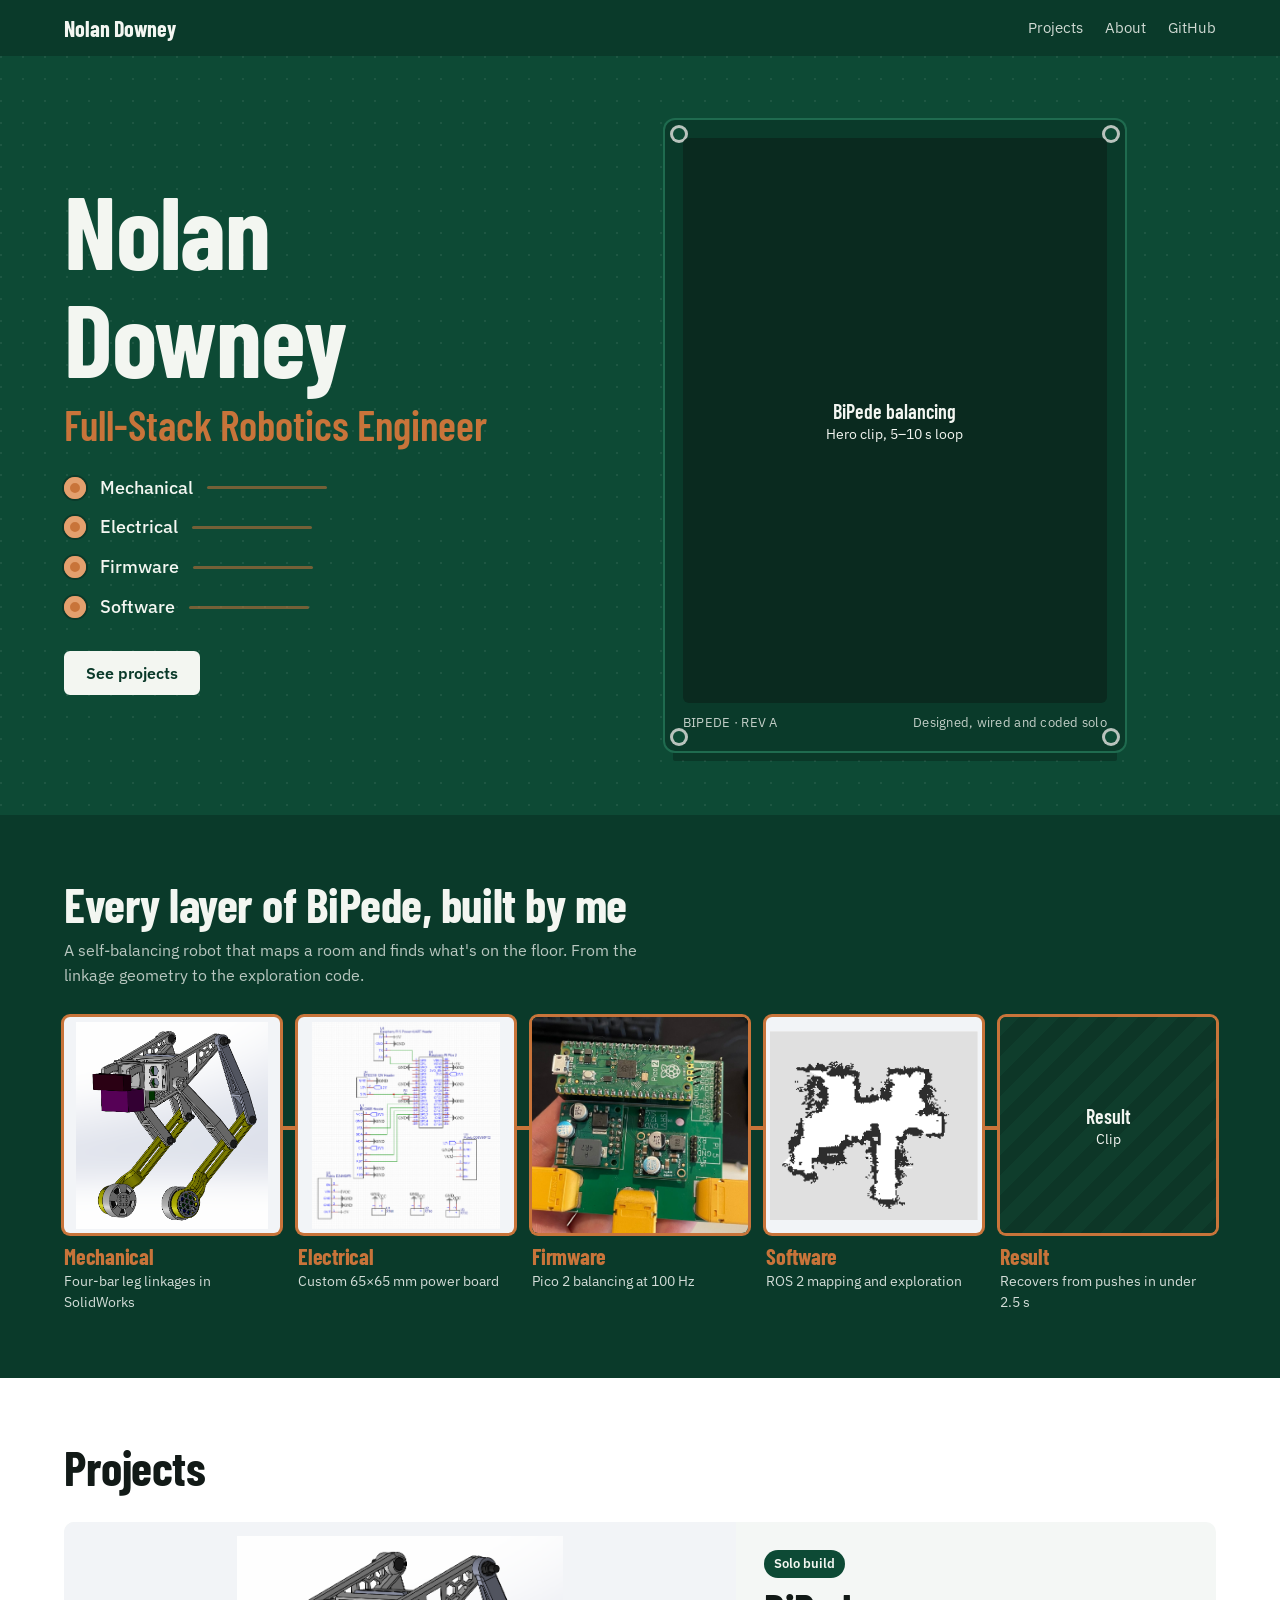
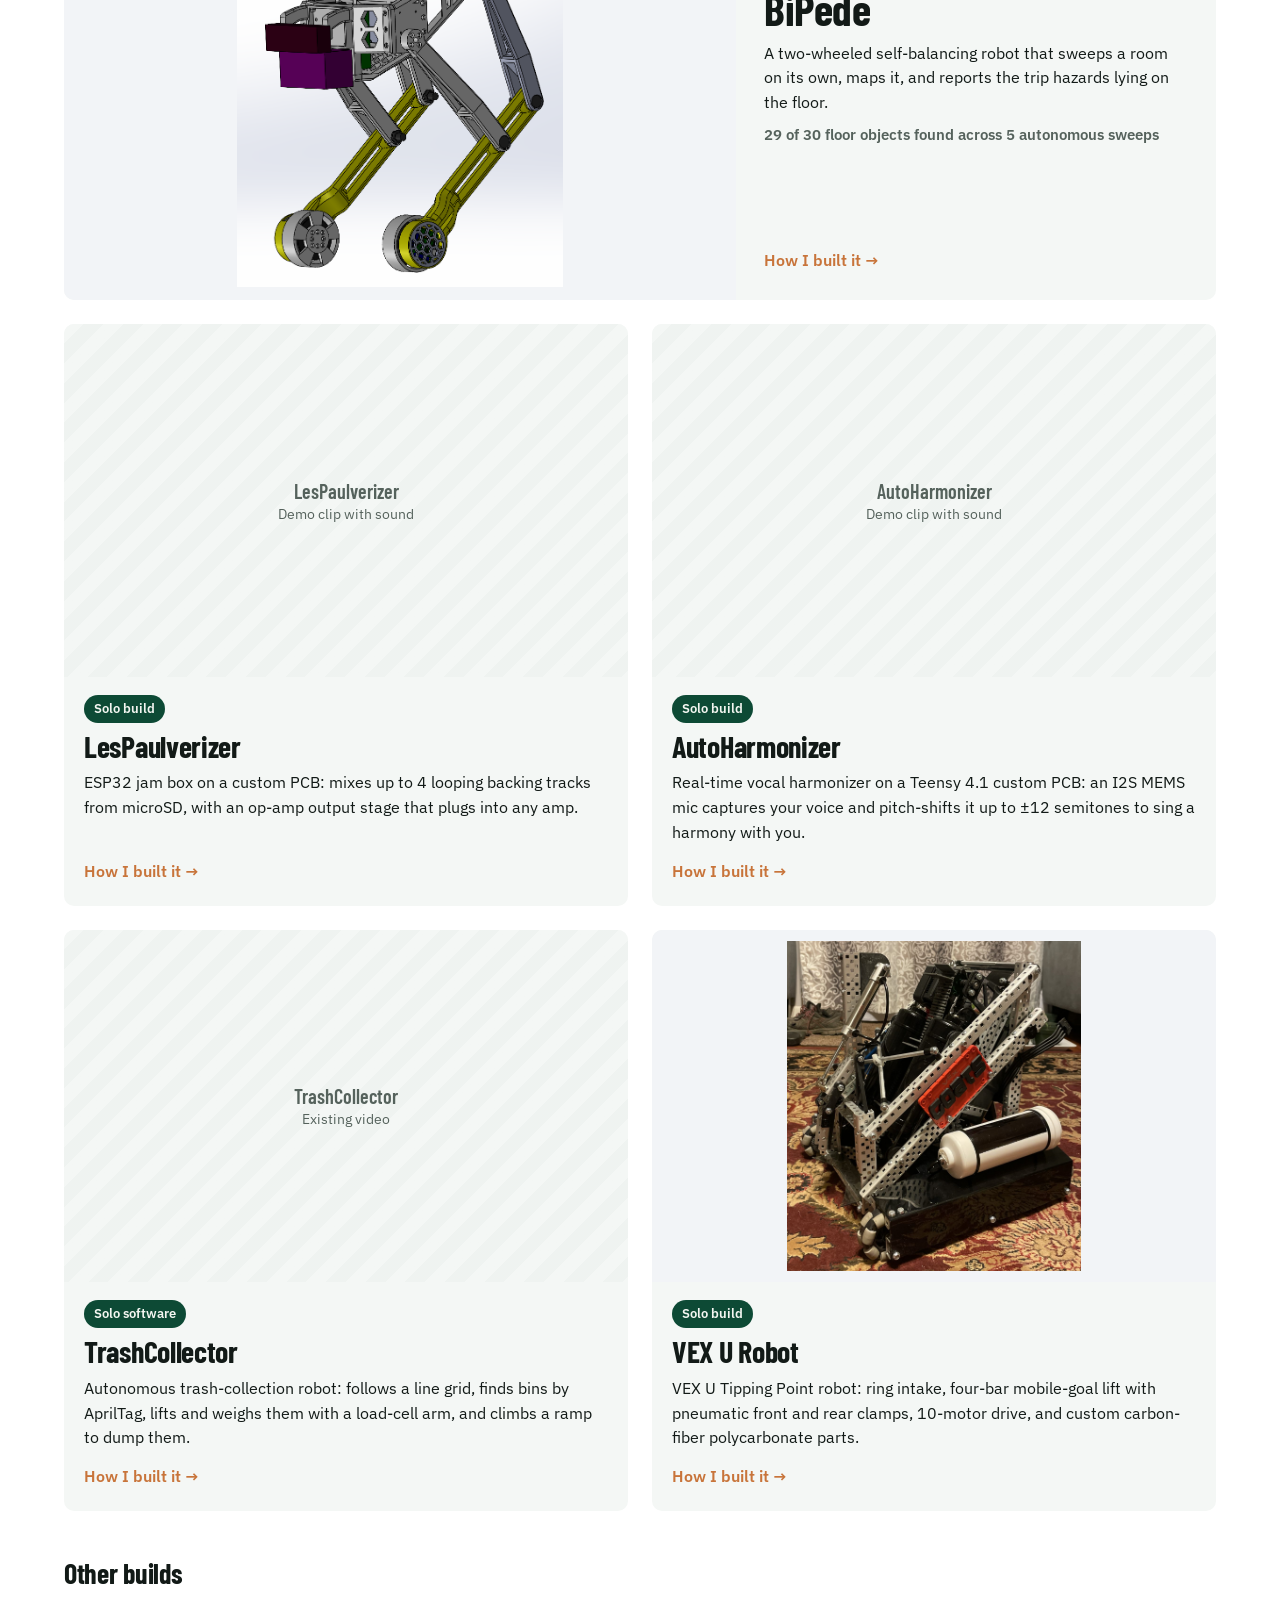
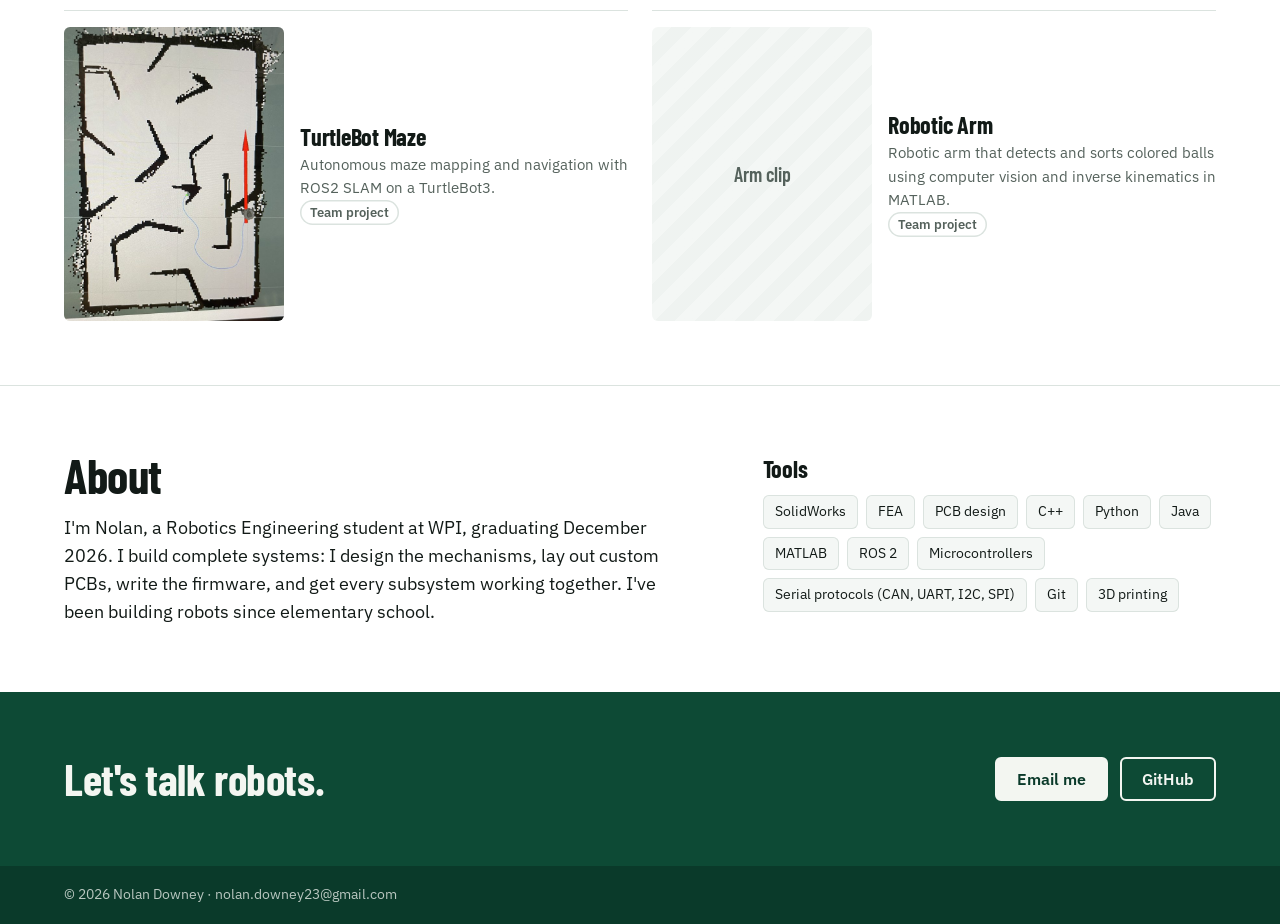
<file: index.html>
<!DOCTYPE html>
<html lang="en">
<head>
<meta charset="utf-8">
<meta name="viewport" content="width=device-width, initial-scale=1">
<title>Nolan Downey Robotics</title>
<meta name="description" content="Nolan Downey: full-stack robotics engineer. Mechanical, electrical, firmware, software.">
<link rel="preconnect" href="https://fonts.googleapis.com">
<link rel="preconnect" href="https://fonts.gstatic.com" crossorigin>
<link href="https://fonts.googleapis.com/css2?family=Barlow+Condensed:wght@600;700&family=IBM+Plex+Sans:wght@400;500;600&display=swap" rel="stylesheet">
<link rel="stylesheet" href="style.css">
</head>
<body>

<nav>
  <div class="wrap">
    <a class="me" href="index.html">Nolan Downey</a>
    <a class="l" href="#projects">Projects</a>
    <a class="l" href="#about">About</a>
    <a class="l" href="https://github.com/N0LB0L">GitHub</a>
  </div>
</nav>

<header class="hero band" id="top">
  <div class="wrap">
    <div>
      <h1>Nolan Downey</h1>
      <div class="title">Full-Stack Robotics Engineer</div>
      <ul class="pads" aria-label="Layers">
        <li><span class="pad"></span>Mechanical</li>
        <li><span class="pad"></span>Electrical</li>
        <li><span class="pad"></span>Firmware</li>
        <li><span class="pad"></span>Software</li>
      </ul>
      <div class="cta">
        <a class="btn solid" href="#projects">See projects</a>
      </div>
    </div>
    <div class="board tall">
      <span class="hole"></span><span class="hole"></span><span class="hole"></span><span class="hole"></span>
      <figure class="media tall" data-src="media/bipede-hero.mp4" data-alt="BiPede balancing and recovering from a push">
        <div class="ph"><b>BiPede balancing</b>Hero clip, 5–10 s loop</div>
      </figure>
      <div class="silk"><span>BIPEDE · REV A</span><span>Designed, wired and coded solo</span></div>
    </div>
  </div>
</header>

<section class="stack band" aria-labelledby="stack-h">
  <div class="wrap">
    <h2 id="stack-h">Every layer of BiPede, built by me</h2>
    <p class="lede">A self-balancing robot that maps a room and finds what's on the floor. From the linkage geometry to the exploration code.</p>
    <ol class="chain">
      <li><figure class="media contain" data-src="media/stack-cad.png" data-alt="BiPede CAD"><div class="ph"><b>CAD</b>Screenshot</div></figure><h3>Mechanical</h3><p>Four-bar leg linkages in SolidWorks</p></li>
      <li><figure class="media contain" data-src="media/bipede-schematic.png" data-alt="BiPede board schematic"><div class="ph"><b>PCB</b>Schematic</div></figure><h3>Electrical</h3><p>Custom 65×65 mm power board</p></li>
      <li><figure class="media" data-src="media/bipede-board.jpg" data-alt="BiPede custom board with the Pico 2"><div class="ph"><b>Electronics</b>Photo</div></figure><h3>Firmware</h3><p>Pico 2 balancing at 100 Hz</p></li>
      <li><figure class="media contain" data-src="media/stack-ros2.png" data-alt="Occupancy map built by BiPede"><div class="ph"><b>Map</b>Screenshot</div></figure><h3>Software</h3><p>ROS 2 mapping and exploration</p></li>
      <li><figure class="media" data-src="media/bipede-hero.mp4" data-alt="BiPede balancing"><div class="ph"><b>Result</b>Clip</div></figure><h3>Result</h3><p>Recovers from pushes in under 2.5 s</p></li>
    </ol>
  </div>
</section>

<main class="band" id="projects">
  <div class="wrap">
    <h2>Projects</h2>
    <div class="grid">
      <article class="card feature">
        <figure class="media light contain" data-src="media/stack-cad.png" data-alt="BiPede CAD model"><div class="ph"><b>BiPede</b>Project clip</div></figure>
        <div class="body">
          <span class="tag">Solo build</span>
          <h3><a href="bipede.html">BiPede</a></h3>
          <p>A two-wheeled self-balancing robot that sweeps a room on its own, maps it, and reports the trip hazards lying on the floor.</p>
          <p class="stat">29 of 30 floor objects found across 5 autonomous sweeps</p>
          <span class="go">How I built it →</span>
        </div>
      </article>
      <article class="card">
        <figure class="media light" data-src="media/lespaulverizer.mp4" data-alt="LesPaulverizer"><div class="ph"><b>LesPaulverizer</b>Demo clip with sound</div></figure>
        <div class="body">
          <span class="tag">Solo build</span>
          <h3><a href="lespaulverizer.html">LesPaulverizer</a></h3>
          <p>ESP32 jam box on a custom PCB: mixes up to 4 looping backing tracks from microSD, with an op-amp output stage that plugs into any amp.</p>
          <span class="go">How I built it →</span>
        </div>
      </article>
      <article class="card">
        <figure class="media light" data-src="media/autoharmonizer.mp4" data-alt="AutoHarmonizer"><div class="ph"><b>AutoHarmonizer</b>Demo clip with sound</div></figure>
        <div class="body">
          <span class="tag">Solo build</span>
          <h3><a href="autoharmonizer.html">AutoHarmonizer</a></h3>
          <p>Real-time vocal harmonizer on a Teensy 4.1 custom PCB: an I2S MEMS mic captures your voice and pitch-shifts it up to ±12 semitones to sing a harmony with you.</p>
          <span class="go">How I built it →</span>
        </div>
      </article>
      <article class="card">
        <figure class="media light" data-src="media/trashcollector.mp4" data-alt="TrashCollector"><div class="ph"><b>TrashCollector</b>Existing video</div></figure>
        <div class="body">
          <span class="tag">Solo software</span>
          <h3><a href="trashcollector.html">TrashCollector</a></h3>
          <p>Autonomous trash-collection robot: follows a line grid, finds bins by AprilTag, lifts and weighs them with a load-cell arm, and climbs a ramp to dump them.</p>
          <span class="go">How I built it →</span>
        </div>
      </article>
      <article class="card">
        <figure class="media light contain" data-src="media/vex.jpg" data-alt="VEX U robot"><div class="ph"><b>VEX U Robot</b>Best photo</div></figure>
        <div class="body">
          <span class="tag">Solo build</span>
          <h3><a href="vex.html">VEX U Robot</a></h3>
          <p>VEX U Tipping Point robot: ring intake, four-bar mobile-goal lift with pneumatic front and rear clamps, 10-motor drive, and custom carbon-fiber polycarbonate parts.</p>
          <span class="go">How I built it →</span>
        </div>
      </article>
    </div>

    <h3 style="font-size:28px;margin-top:48px">Other builds</h3>
    <div class="more">
      <div class="mini">
        <figure class="media light" data-src="media/turtlebot.jpg" data-alt="SLAM map in RViz"><div class="ph"><b>RViz map</b></div></figure>
        <div><h3>TurtleBot Maze</h3><p>Autonomous maze mapping and navigation with ROS2 SLAM on a TurtleBot3.</p><span class="tag team">Team project</span></div>
      </div>
      <div class="mini">
        <figure class="media light" data-src="media/arm.mp4" data-alt="Robotic arm"><div class="ph"><b>Arm clip</b></div></figure>
        <div><h3>Robotic Arm</h3><p>Robotic arm that detects and sorts colored balls using computer vision and inverse kinematics in MATLAB.</p><span class="tag team">Team project</span></div>
      </div>
    </div>
  </div>
</main>

<section class="about band" id="about" style="border-top:1.5px solid var(--line)">
  <div class="wrap">
    <div>
      <h2>About</h2>
      <p>I'm Nolan, a Robotics Engineering student at WPI, graduating December 2026. I build complete systems: I design the mechanisms, lay out custom PCBs, write the firmware, and get every subsystem working together. I've been building robots since elementary school.</p>
    </div>
    <div>
      <h3 style="font-size:24px;margin-top:6px">Tools</h3>
      <ul class="tools">
        <li>SolidWorks</li><li>FEA</li><li>PCB design</li><li>C++</li><li>Python</li><li>Java</li><li>MATLAB</li><li>ROS 2</li><li>Microcontrollers</li><li>Serial protocols (CAN, UART, I2C, SPI)</li><li>Git</li><li>3D printing</li>
      </ul>
    </div>
  </div>
</section>

<section class="contact band">
  <div class="wrap">
    <h2>Let's talk robots.</h2>
    <div class="links">
      <a class="btn solid" href="mailto:nolan.downey23@gmail.com">Email me</a>
      <a class="btn" href="https://github.com/N0LB0L">GitHub</a>
    </div>
  </div>
</section>

<footer><div class="wrap">© 2026 Nolan Downey · nolan.downey23@gmail.com</div></footer>
<script src="site.js"></script>
</body>
</html>
</file>
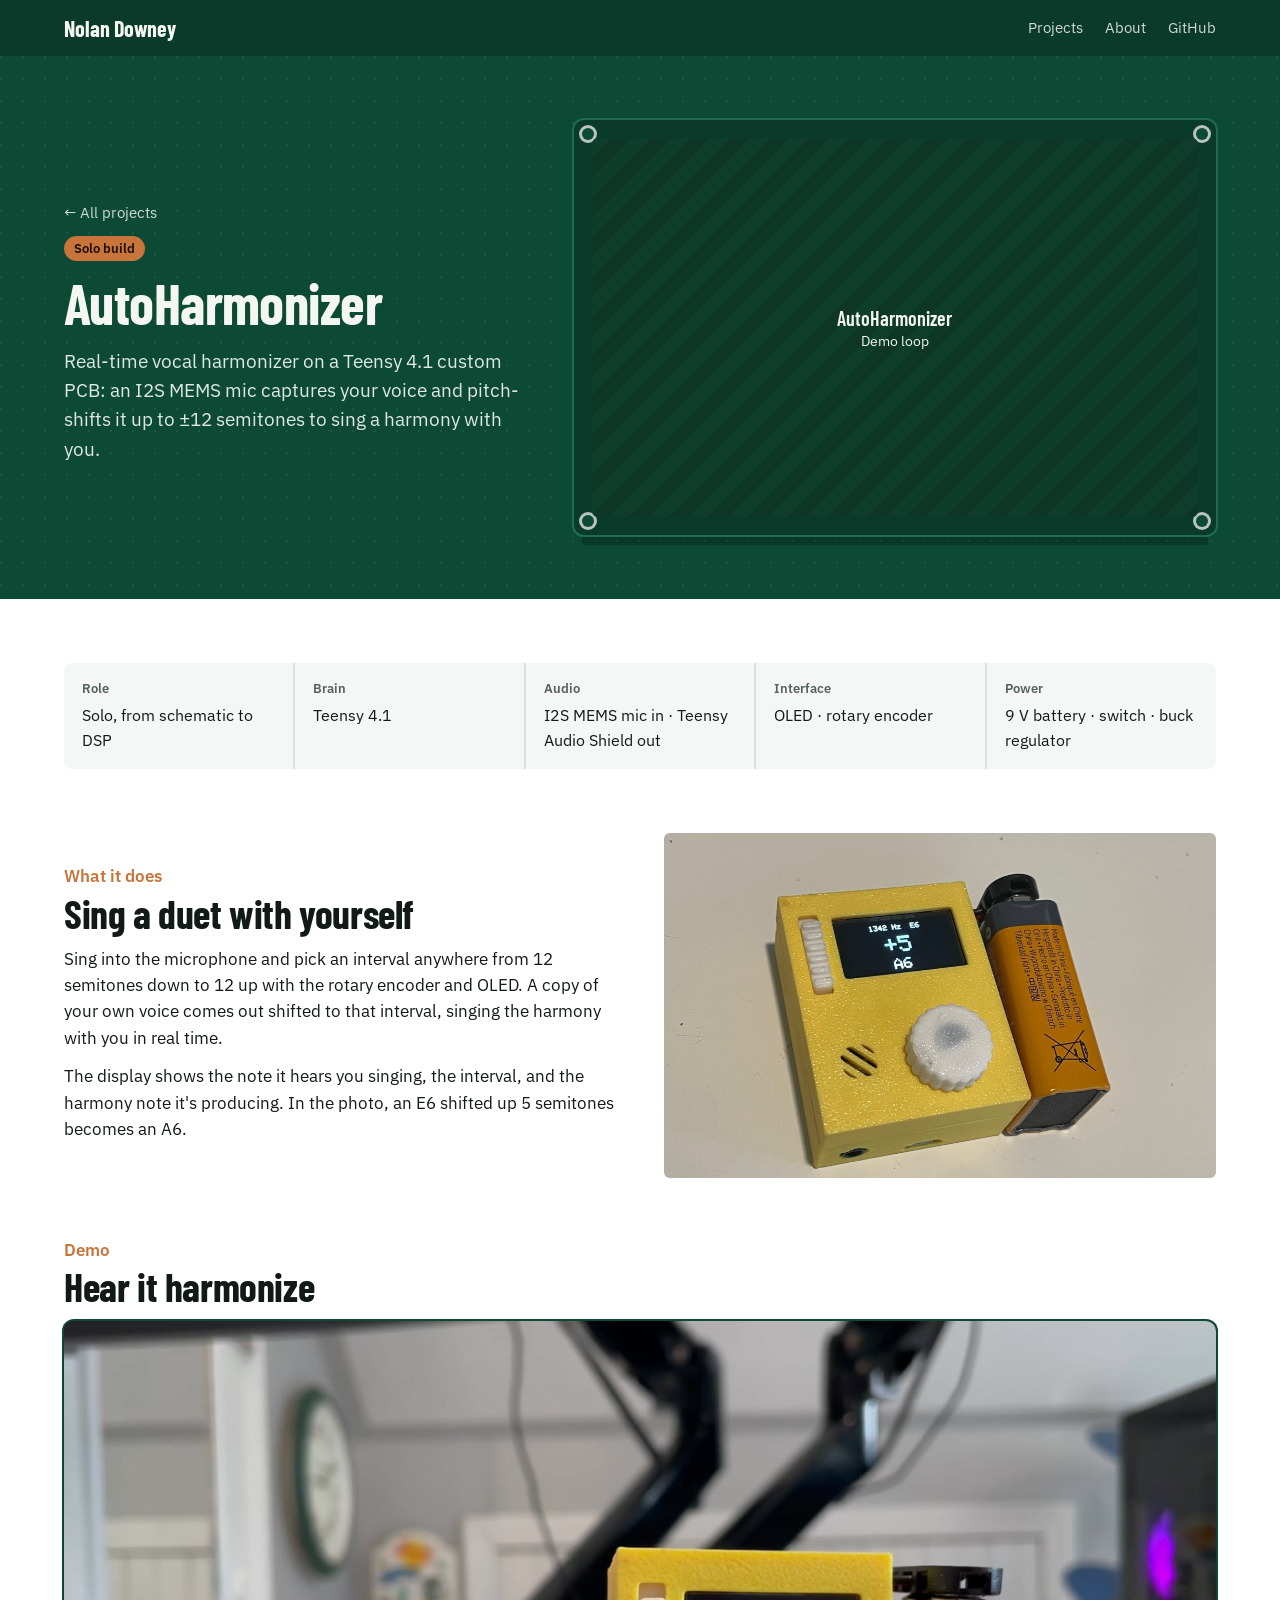
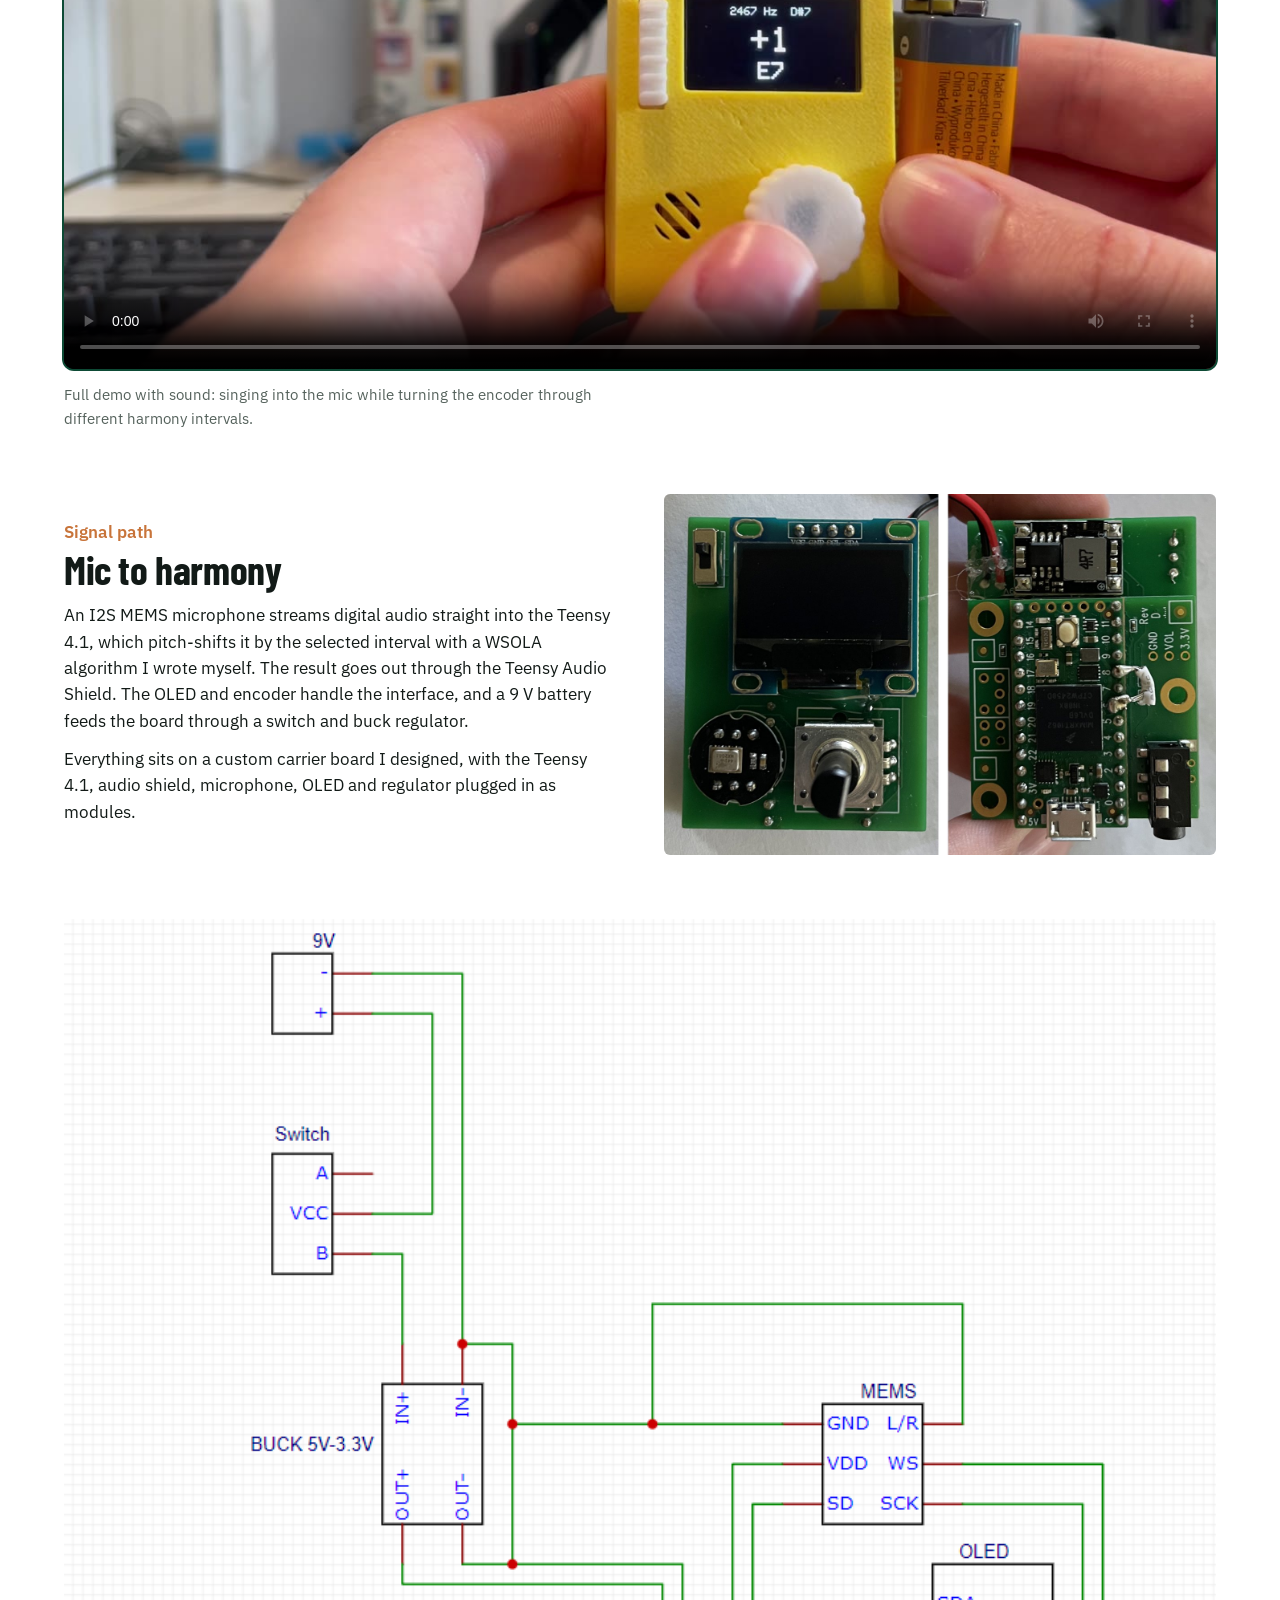
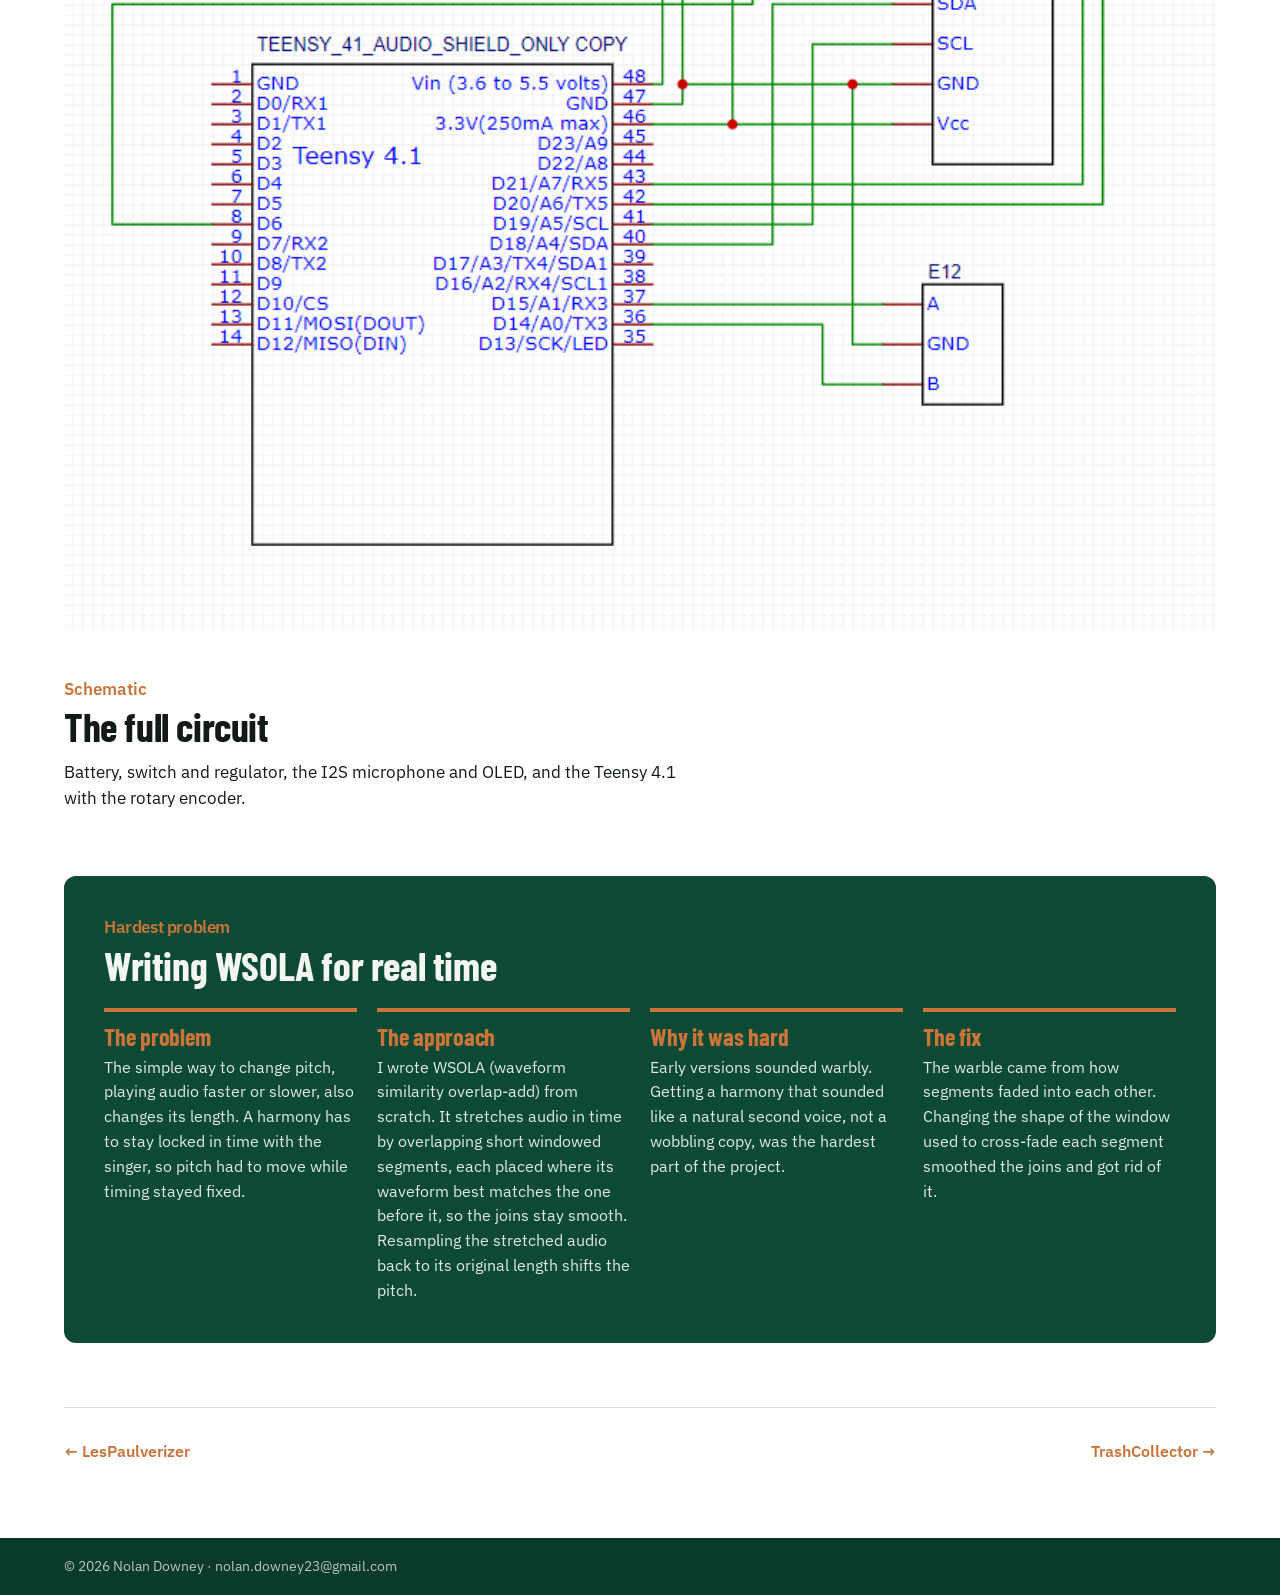
<file: autoharmonizer.html>
<!DOCTYPE html>
<html lang="en">
<head>
<meta charset="utf-8">
<meta name="viewport" content="width=device-width, initial-scale=1">
<title>AutoHarmonizer · Nolan Downey</title>
<meta name="description" content="Real-time vocal harmonizer on a Teensy 4.1 custom PCB: an I2S MEMS mic captures your voice and pitch-shifts it up to ±12 semitones to sing a harmony with you.">
<link rel="preconnect" href="https://fonts.googleapis.com">
<link rel="preconnect" href="https://fonts.gstatic.com" crossorigin>
<link href="https://fonts.googleapis.com/css2?family=Barlow+Condensed:wght@600;700&family=IBM+Plex+Sans:wght@400;500;600&display=swap" rel="stylesheet">
<link rel="stylesheet" href="style.css">
</head>
<body class="sub">
<nav>
  <div class="wrap">
    <a class="me" href="index.html">Nolan Downey</a>
    <a class="l" href="index.html#projects">Projects</a>
    <a class="l" href="index.html#about">About</a>
    <a class="l" href="https://github.com/N0LB0L">GitHub</a>
  </div>
</nav>

<header class="hero band">
  <div class="wrap">
    <div>
      <a class="back" href="index.html#projects">← All projects</a><br>
      <span class="tag">Solo build</span>
      <h1>AutoHarmonizer</h1>
      <p class="one">Real-time vocal harmonizer on a Teensy 4.1 custom PCB: an I2S MEMS mic captures your voice and pitch-shifts it up to ±12 semitones to sing a harmony with you.</p>
    </div>
    <div class="board">
      <span class="hole"></span><span class="hole"></span><span class="hole"></span><span class="hole"></span>
      <figure class="media " data-src="media/autoharmonizer.mp4" data-alt="AutoHarmonizer"><div class="ph"><b>AutoHarmonizer</b>Demo loop</div></figure>
    </div>
  </div>
</header>
<main class="band"><div class="wrap">
<dl class="facts">
<div><dt>Role</dt><dd>Solo, from schematic to DSP</dd></div>
<div><dt>Brain</dt><dd>Teensy 4.1</dd></div>
<div><dt>Audio</dt><dd>I2S MEMS mic in · Teensy Audio Shield out</dd></div>
<div><dt>Interface</dt><dd>OLED · rotary encoder</dd></div>
<div><dt>Power</dt><dd>9 V battery · switch · buck regulator</dd></div>
</dl>
<div class="secs">
<section class="sec"><div><h2><small>What it does</small>Sing a duet with yourself</h2><p>Sing into the microphone and pick an interval anywhere from 12 semitones down to 12 up with the rotary encoder and OLED. A copy of your own voice comes out shifted to that interval, singing the harmony with you in real time.</p><p>The display shows the note it hears you singing, the interval, and the harmony note it's producing. In the photo, an E6 shifted up 5 semitones becomes an A6.</p></div><figure class="media light" data-src="media/autoharmonizer-photo.jpg" data-alt="The device"><div class="ph"><b>The device</b>Photo</div></figure></section>
<section class="sec wide demo"><div><h2><small>Demo</small>Hear it harmonize</h2></div><video controls playsinline preload="metadata" poster="media/autoharmonizer-poster.jpg" src="media/autoharmonizer-demo.mp4" aria-label="AutoHarmonizer demo with sound"></video><p>Full demo with sound: singing into the mic while turning the encoder through different harmony intervals.</p></section>
<section class="sec"><div><h2><small>Signal path</small>Mic to harmony</h2><p>An I2S MEMS microphone streams digital audio straight into the Teensy 4.1, which pitch-shifts it by the selected interval with a WSOLA algorithm I wrote myself. The result goes out through the Teensy Audio Shield. The OLED and encoder handle the interface, and a 9 V battery feeds the board through a switch and buck regulator.</p><p>Everything sits on a custom carrier board I designed, with the Teensy 4.1, audio shield, microphone, OLED and regulator plugged in as modules.</p></div><figure class="media light fit" data-src="media/autoharmonizer-pcb.jpg" data-alt="AutoHarmonizer PCB: front with OLED, microphone and encoder; back with the Teensy, audio shield and headphone jack"><div class="ph"><b>Custom PCB</b>Both sides</div></figure></section>
<section class="sec wide"><div><h2><small>Schematic</small>The full circuit</h2><p>Battery, switch and regulator, the I2S microphone and OLED, and the Teensy 4.1 with the rotary encoder.</p></div><figure class="media light fit" data-src="media/autoharmonizer-schematic.png" data-alt="AutoHarmonizer schematic"><div class="ph"><b>Schematic</b>Clean export</div></figure></section>
<section class="problem wide"><h2><small>Hardest problem</small>Writing WSOLA for real time</h2><div class="beats"><div><h3>The problem</h3><p>The simple way to change pitch, playing audio faster or slower, also changes its length. A harmony has to stay locked in time with the singer, so pitch had to move while timing stayed fixed.</p></div><div><h3>The approach</h3><p>I wrote WSOLA (waveform similarity overlap-add) from scratch. It stretches audio in time by overlapping short windowed segments, each placed where its waveform best matches the one before it, so the joins stay smooth. Resampling the stretched audio back to its original length shifts the pitch.</p></div><div><h3>Why it was hard</h3><p>Early versions sounded warbly. Getting a harmony that sounded like a natural second voice, not a wobbling copy, was the hardest part of the project.</p></div><div><h3>The fix</h3><p>The warble came from how segments faded into each other. Changing the shape of the window used to cross-fade each segment smoothed the joins and got rid of it.</p></div></div></section>
</div>
<div class="pager"><a href="lespaulverizer.html">← LesPaulverizer</a><a href="trashcollector.html">TrashCollector →</a></div>
</div></main>

<footer><div class="wrap">© 2026 Nolan Downey · nolan.downey23@gmail.com</div></footer>
<script src="site.js"></script>
</body>
</html>
</file>
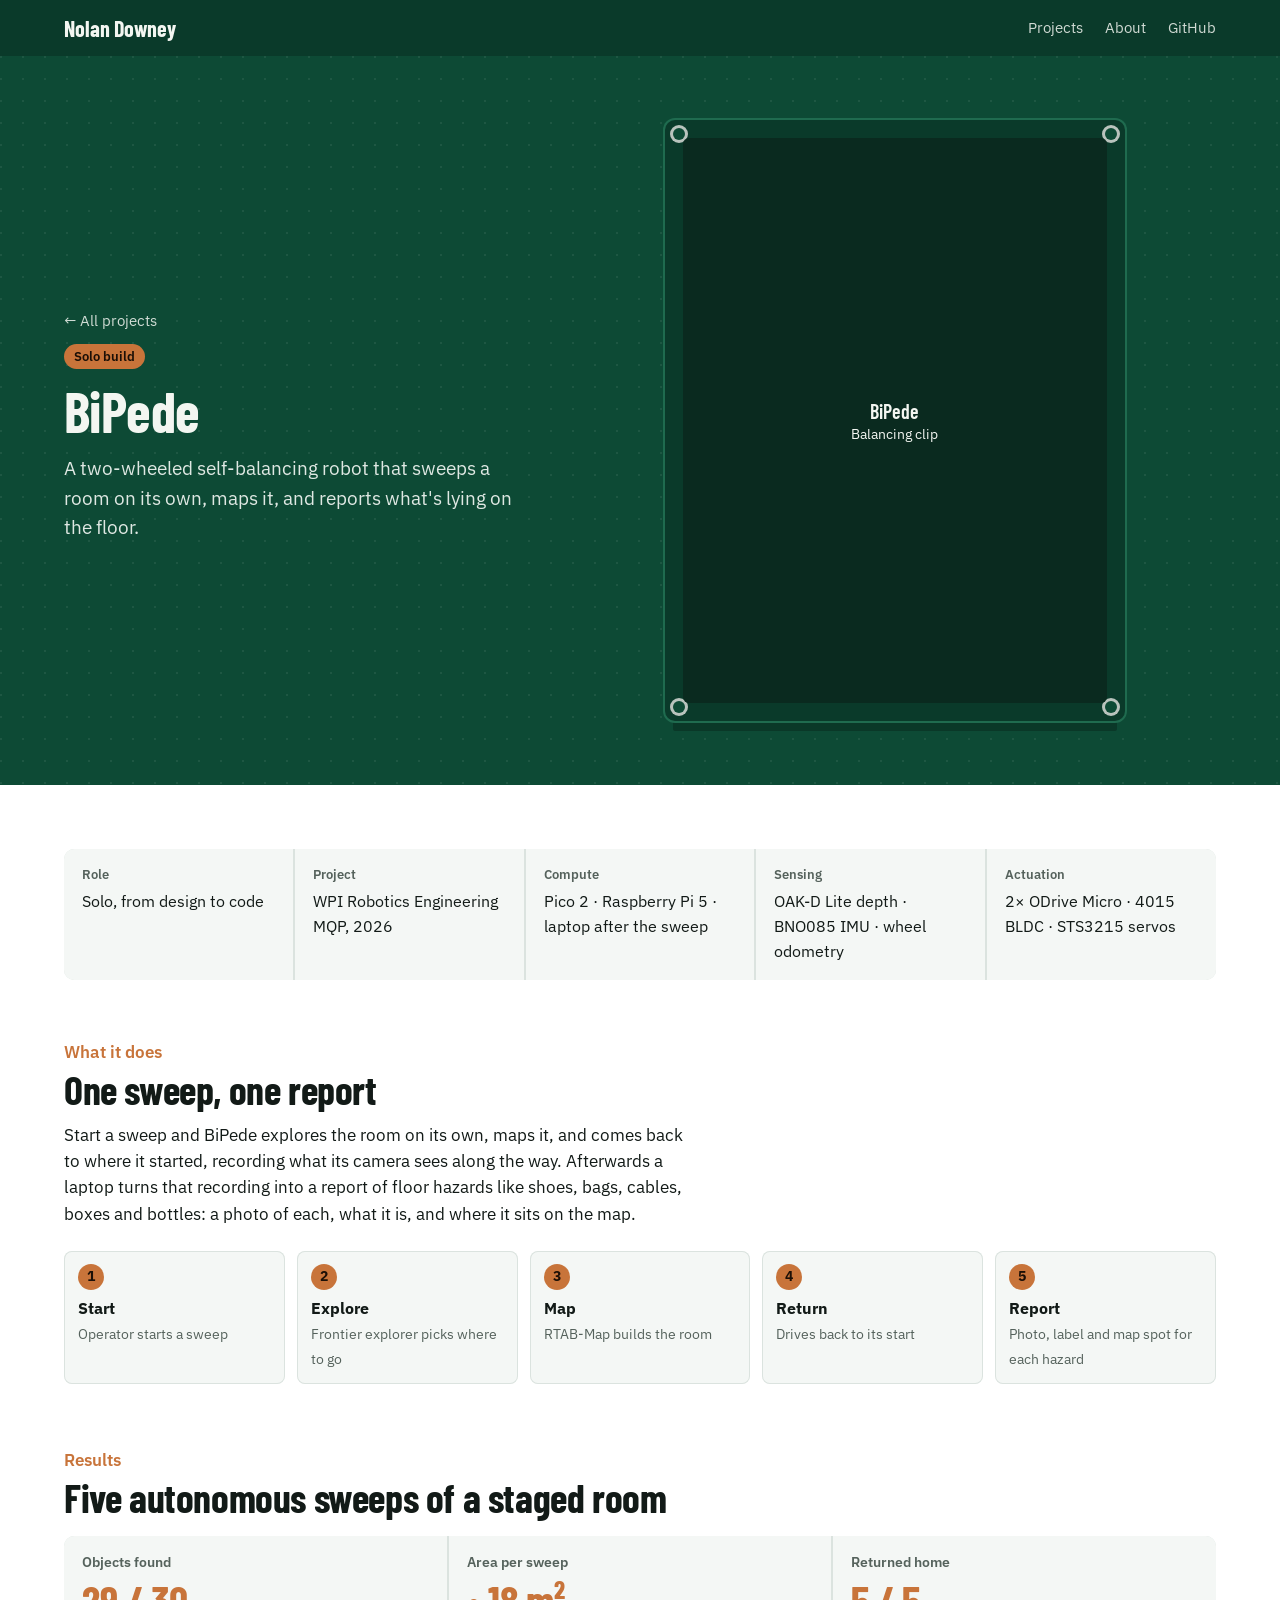
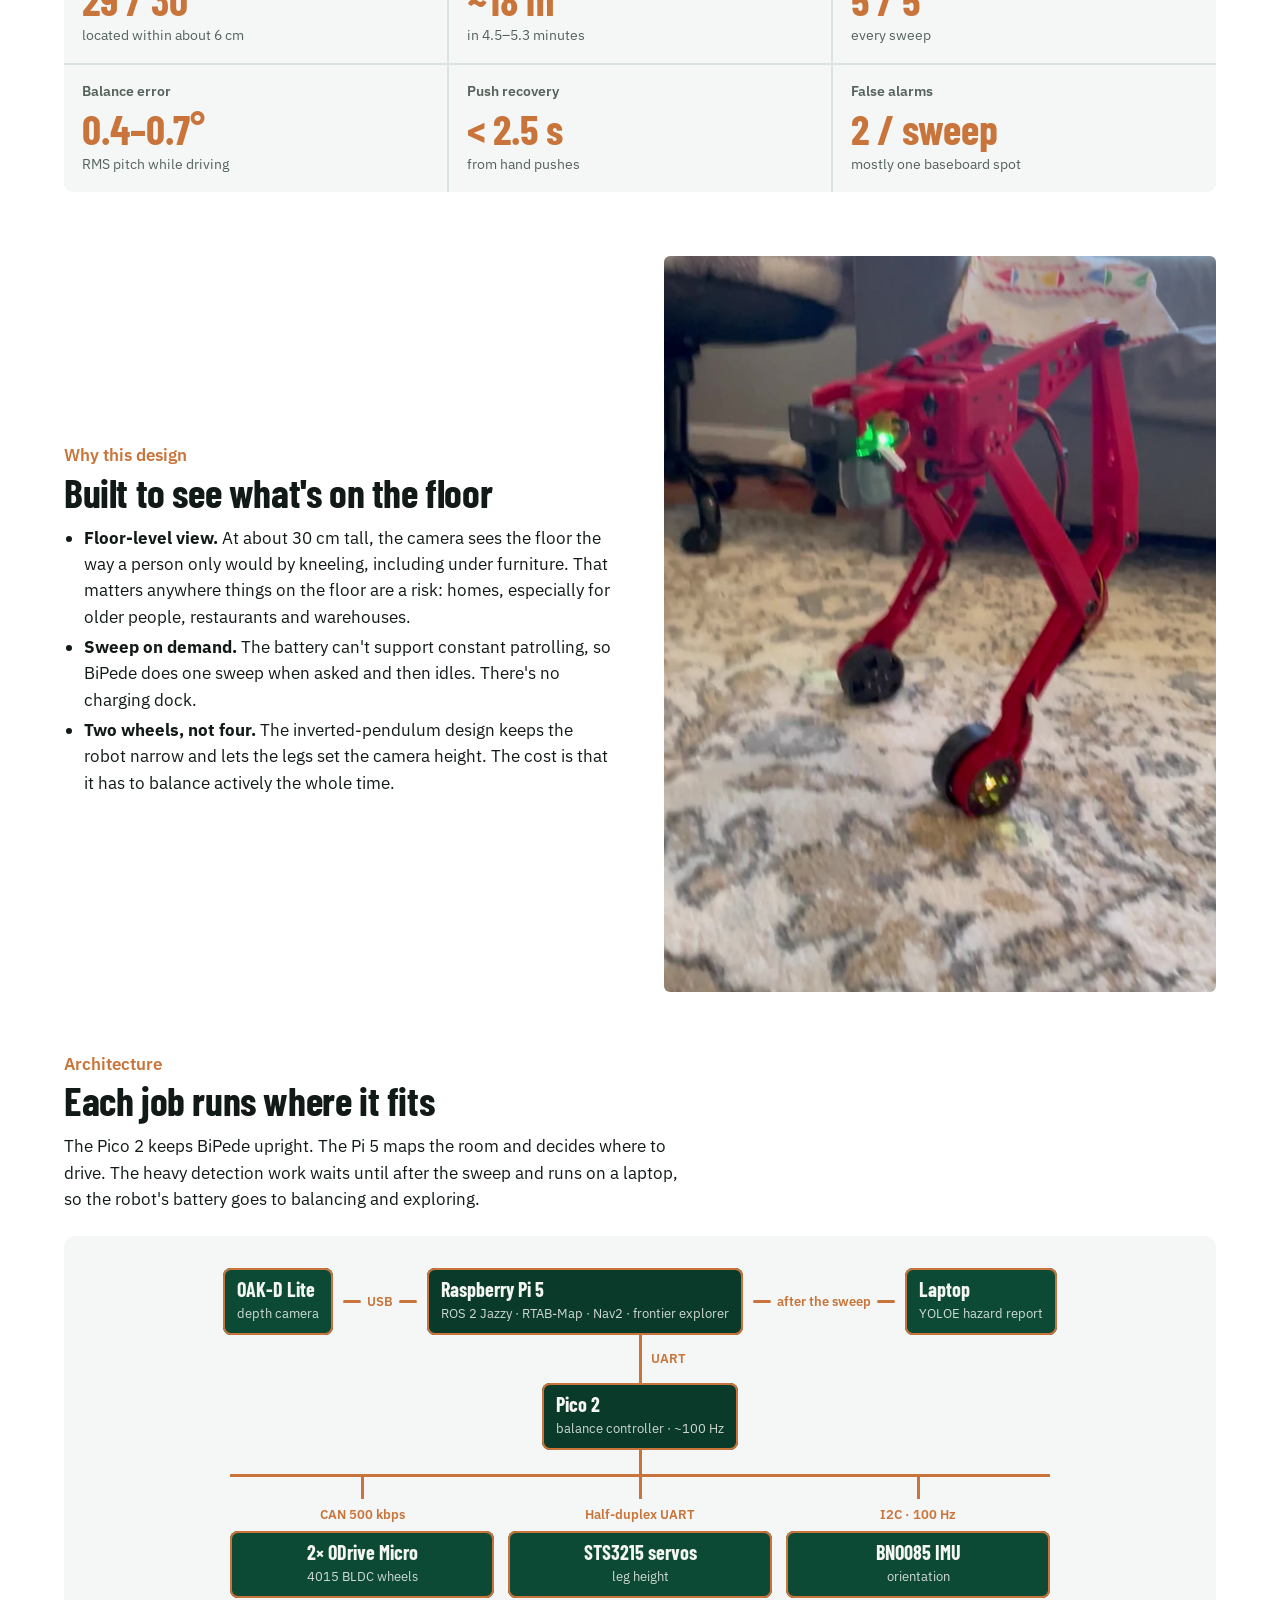
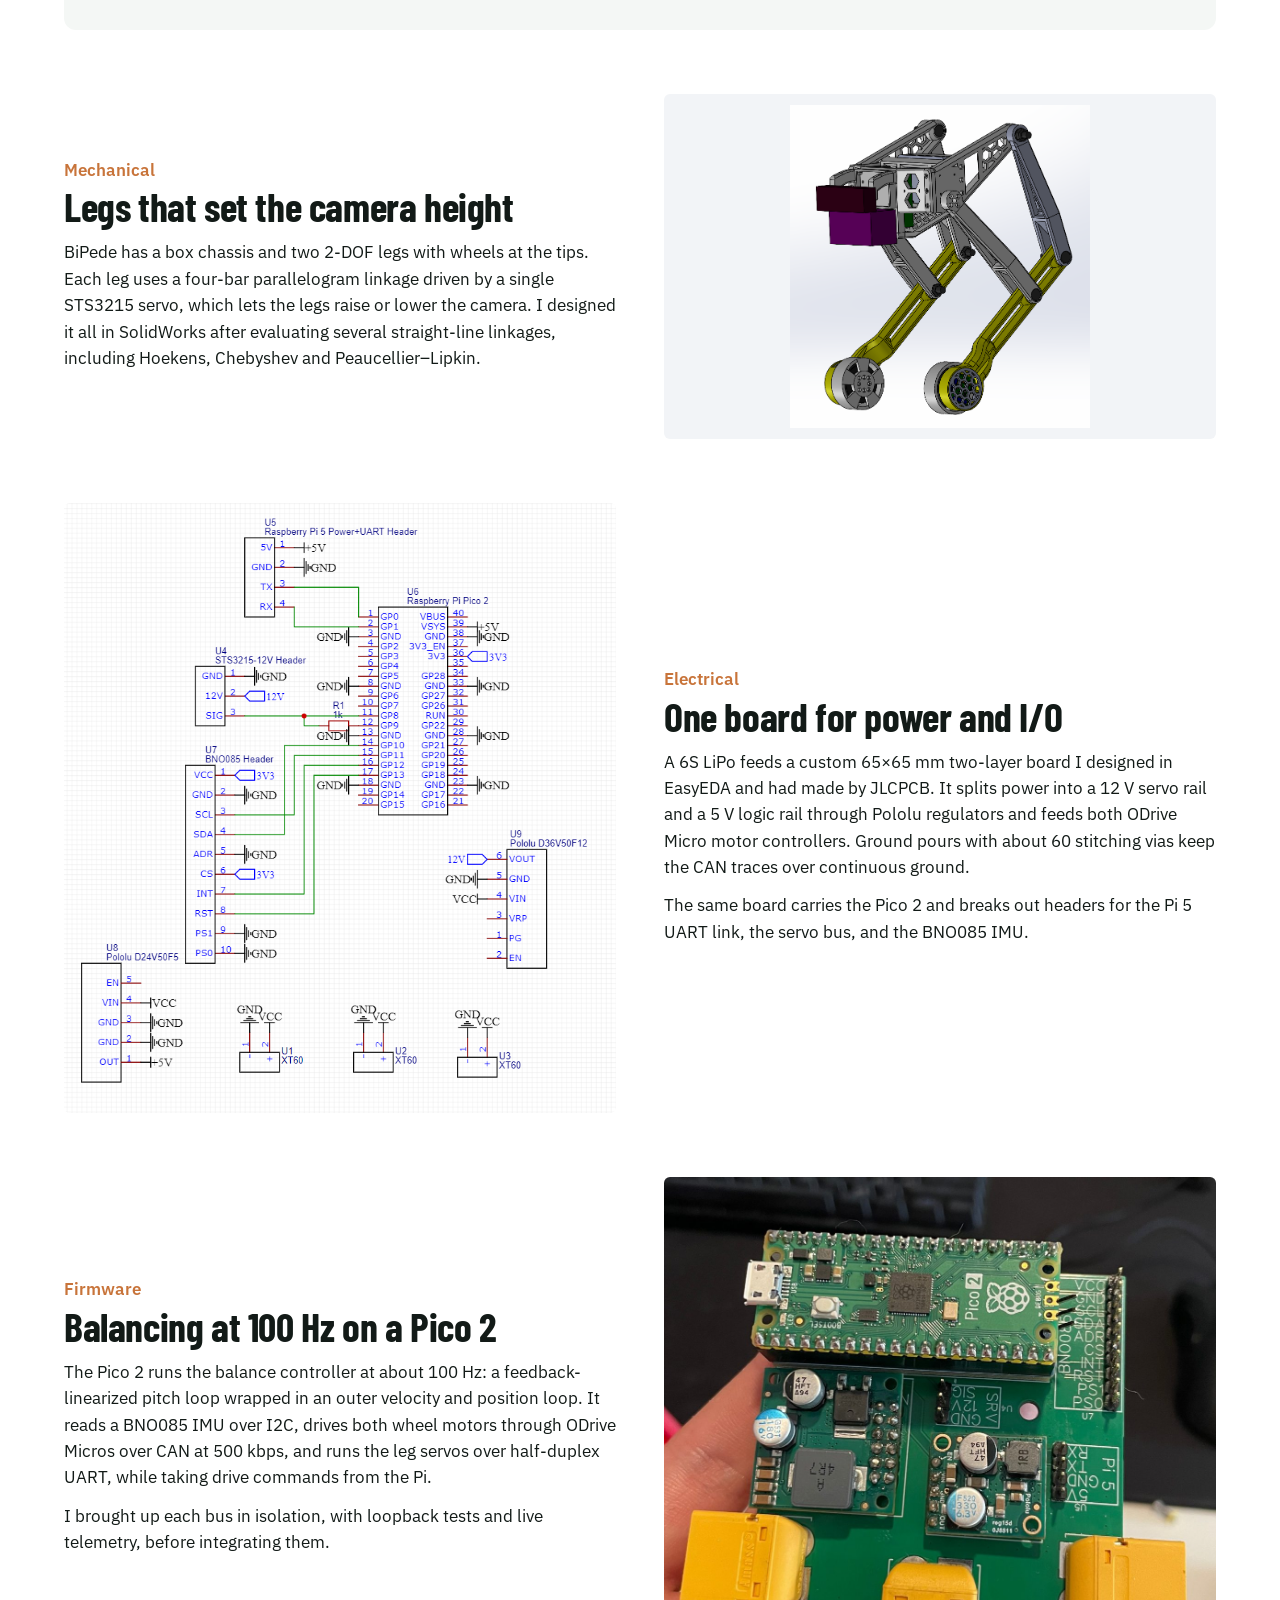
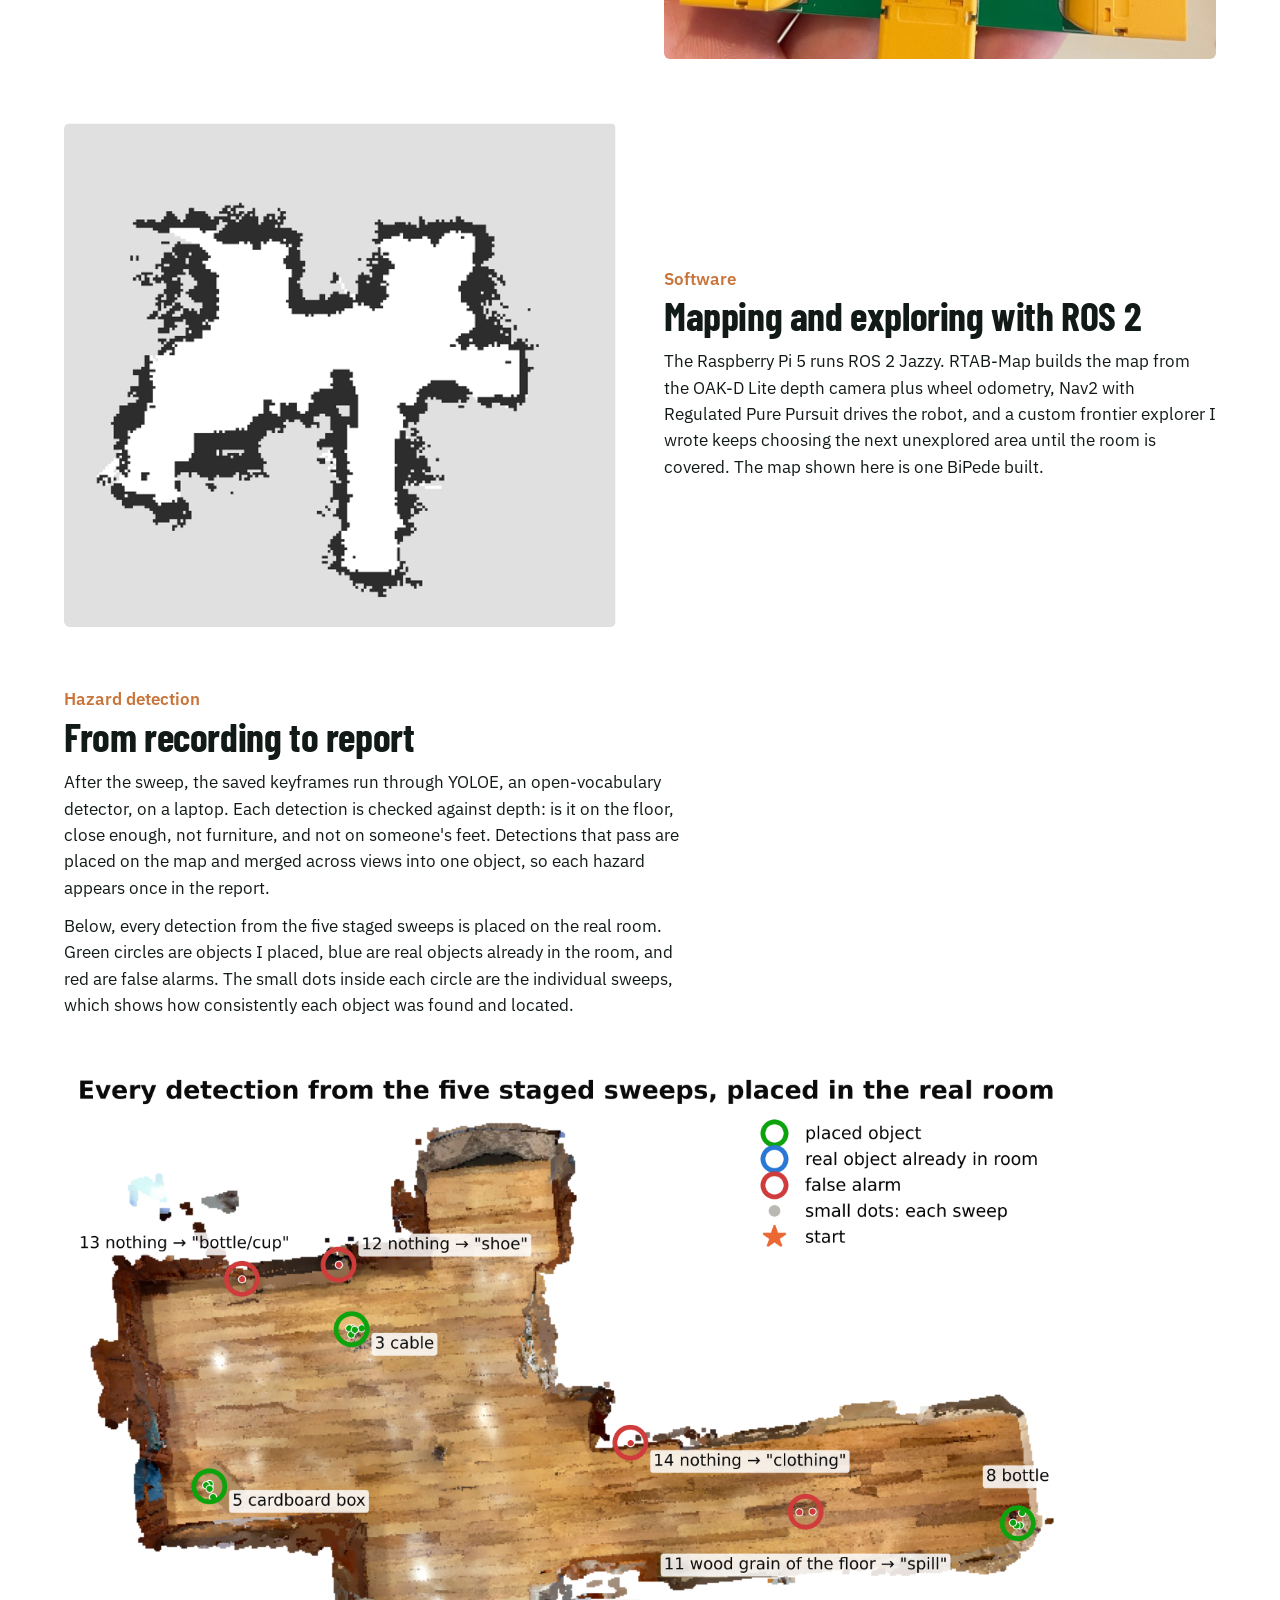
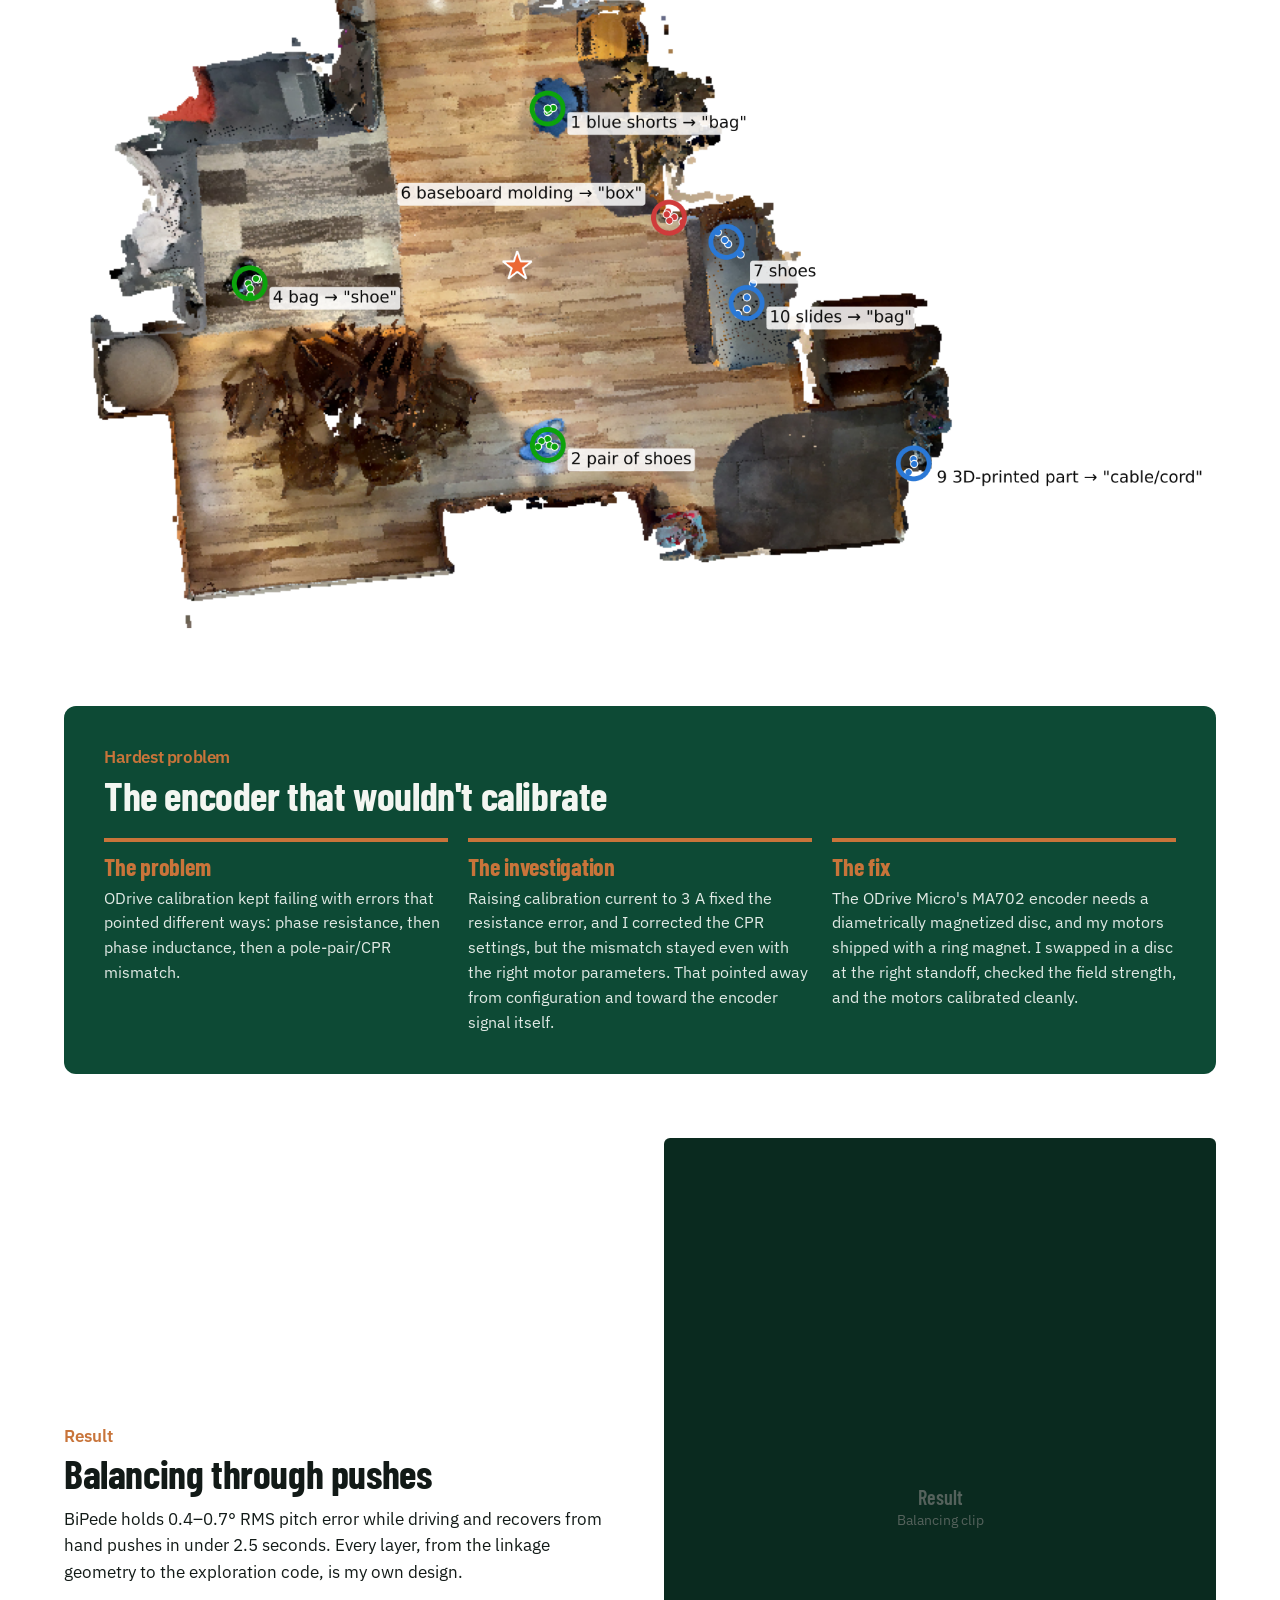
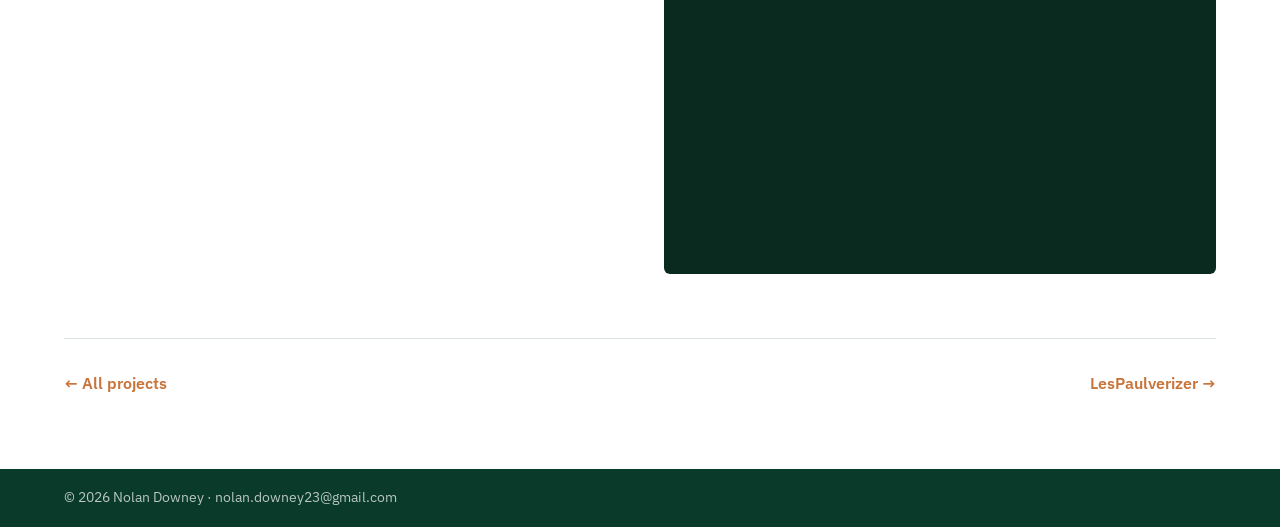
<file: bipede.html>
<!DOCTYPE html>
<html lang="en">
<head>
<meta charset="utf-8">
<meta name="viewport" content="width=device-width, initial-scale=1">
<title>BiPede · Nolan Downey</title>
<meta name="description" content="A two-wheeled self-balancing robot that sweeps a room on its own, maps it, and reports what&#x27;s lying on the floor.">
<link rel="preconnect" href="https://fonts.googleapis.com">
<link rel="preconnect" href="https://fonts.gstatic.com" crossorigin>
<link href="https://fonts.googleapis.com/css2?family=Barlow+Condensed:wght@600;700&family=IBM+Plex+Sans:wght@400;500;600&display=swap" rel="stylesheet">
<link rel="stylesheet" href="style.css">
</head>
<body class="sub">
<nav>
  <div class="wrap">
    <a class="me" href="index.html">Nolan Downey</a>
    <a class="l" href="index.html#projects">Projects</a>
    <a class="l" href="index.html#about">About</a>
    <a class="l" href="https://github.com/N0LB0L">GitHub</a>
  </div>
</nav>

<header class="hero band">
  <div class="wrap">
    <div>
      <a class="back" href="index.html#projects">← All projects</a><br>
      <span class="tag">Solo build</span>
      <h1>BiPede</h1>
      <p class="one">A two-wheeled self-balancing robot that sweeps a room on its own, maps it, and reports what's lying on the floor.</p>
    </div>
    <div class="board tall">
      <span class="hole"></span><span class="hole"></span><span class="hole"></span><span class="hole"></span>
      <figure class="media tall" data-src="media/bipede-hero.mp4" data-alt="BiPede"><div class="ph"><b>BiPede</b>Balancing clip</div></figure>
    </div>
  </div>
</header>
<main class="band"><div class="wrap">
<dl class="facts">
<div><dt>Role</dt><dd>Solo, from design to code</dd></div>
<div><dt>Project</dt><dd>WPI Robotics Engineering MQP, 2026</dd></div>
<div><dt>Compute</dt><dd>Pico 2 · Raspberry Pi 5 · laptop after the sweep</dd></div>
<div><dt>Sensing</dt><dd>OAK-D Lite depth · BNO085 IMU · wheel odometry</dd></div>
<div><dt>Actuation</dt><dd>2× ODrive Micro · 4015 BLDC · STS3215 servos</dd></div>
</dl>
<div class="secs">
<section class="sec wide"><div><h2><small>What it does</small>One sweep, one report</h2>
<p>Start a sweep and BiPede explores the room on its own, maps it, and comes back to where it started, recording what its camera sees along the way. Afterwards a laptop turns that recording into a report of floor hazards like shoes, bags, cables, boxes and bottles: a photo of each, what it is, and where it sits on the map.</p>
<ol class="flow">
<li><b>Start</b><span>Operator starts a sweep</span></li>
<li><b>Explore</b><span>Frontier explorer picks where to go</span></li>
<li><b>Map</b><span>RTAB-Map builds the room</span></li>
<li><b>Return</b><span>Drives back to its start</span></li>
<li><b>Report</b><span>Photo, label and map spot for each hazard</span></li>
</ol></div></section>
<section class="sec wide"><div><h2><small>Results</small>Five autonomous sweeps of a staged room</h2></div>
<dl class="stats">
<div><dt>Objects found</dt><dd>29 / 30</dd><span>located within about 6 cm</span></div>
<div><dt>Area per sweep</dt><dd>~18 m²</dd><span>in 4.5–5.3 minutes</span></div>
<div><dt>Returned home</dt><dd>5 / 5</dd><span>every sweep</span></div>
<div><dt>Balance error</dt><dd>0.4–0.7°</dd><span>RMS pitch while driving</span></div>
<div><dt>Push recovery</dt><dd>&lt; 2.5 s</dd><span>from hand pushes</span></div>
<div><dt>False alarms</dt><dd>2 / sweep</dd><span>mostly one baseboard spot</span></div>
</dl></section>
<section class="sec"><div><h2><small>Why this design</small>Built to see what's on the floor</h2><ul><li><b>Floor-level view.</b> At about 30 cm tall, the camera sees the floor the way a person only would by kneeling, including under furniture. That matters anywhere things on the floor are a risk: homes, especially for older people, restaurants and warehouses.</li><li><b>Sweep on demand.</b> The battery can't support constant patrolling, so BiPede does one sweep when asked and then idles. There's no charging dock.</li><li><b>Two wheels, not four.</b> The inverted-pendulum design keeps the robot narrow and lets the legs set the camera height. The cost is that it has to balance actively the whole time.</li></ul></div><figure class="media light fit" data-src="media/bipede-still.jpg" data-alt="BiPede standing on a rug, about 30 cm tall"><div class="ph"><b>BiPede</b>Photo</div></figure></section>
<section class="sec wide"><div><h2><small>Architecture</small>Each job runs where it fits</h2>
<p>The Pico 2 keeps BiPede upright. The Pi 5 maps the room and decides where to drive. The heavy detection work waits until after the sweep and runs on a laptop, so the robot's battery goes to balancing and exploring.</p>
<div class="arch" role="img" aria-label="OAK-D Lite depth camera connects to the Pi 5 over USB. The Pi 5 runs ROS 2 mapping and navigation, and talks to the Pico 2 over UART. The Pico 2 runs the balance controller and connects to two ODrive Micros over CAN, the leg servos over half-duplex UART, and the BNO085 IMU over I2C. After the sweep, recorded data goes to a laptop running YOLOE hazard detection.">
<div class="tier"><div class="node"><b>OAK-D Lite</b><span>depth camera</span></div><span class="wire">USB</span><div class="node main"><b>Raspberry Pi 5</b><span>ROS 2 Jazzy · RTAB-Map · Nav2 · frontier explorer</span></div><span class="wire">after the sweep</span><div class="node"><b>Laptop</b><span>YOLOE hazard report</span></div></div>
<div class="vwire"><span>UART</span></div>
<div class="tier"><div class="node main"><b>Pico 2</b><span>balance controller · ~100 Hz</span></div></div>
<div class="vwire short"></div>
<div class="leaves">
<div class="leaf"><span class="bus">CAN 500 kbps</span><div class="node"><b>2× ODrive Micro</b><span>4015 BLDC wheels</span></div></div>
<div class="leaf"><span class="bus">Half-duplex UART</span><div class="node"><b>STS3215 servos</b><span>leg height</span></div></div>
<div class="leaf"><span class="bus">I2C · 100 Hz</span><div class="node"><b>BNO085 IMU</b><span>orientation</span></div></div>
</div>
</div></div></section>
<section class="sec"><div><h2><small>Mechanical</small>Legs that set the camera height</h2><p>BiPede has a box chassis and two 2-DOF legs with wheels at the tips. Each leg uses a four-bar parallelogram linkage driven by a single STS3215 servo, which lets the legs raise or lower the camera. I designed it all in SolidWorks after evaluating several straight-line linkages, including Hoekens, Chebyshev and Peaucellier–Lipkin.</p></div><figure class="media light contain" data-src="media/stack-cad.png" data-alt="BiPede SolidWorks model"><div class="ph"><b>CAD</b>SolidWorks model</div></figure></section>
<section class="sec"><div><h2><small>Electrical</small>One board for power and I/O</h2><p>A 6S LiPo feeds a custom 65×65 mm two-layer board I designed in EasyEDA and had made by JLCPCB. It splits power into a 12 V servo rail and a 5 V logic rail through Pololu regulators and feeds both ODrive Micro motor controllers. Ground pours with about 60 stitching vias keep the CAN traces over continuous ground.</p><p>The same board carries the Pico 2 and breaks out headers for the Pi 5 UART link, the servo bus, and the BNO085 IMU.</p></div><figure class="media light fit" data-src="media/bipede-schematic.png" data-alt="BiPede board schematic: Pico 2, Pi 5 header, servo, IMU and XT60 power connections, and Pololu regulators"><div class="ph"><b>Schematic</b></div></figure></section>
<section class="sec"><div><h2><small>Firmware</small>Balancing at 100 Hz on a Pico 2</h2><p>The Pico 2 runs the balance controller at about 100 Hz: a feedback-linearized pitch loop wrapped in an outer velocity and position loop. It reads a BNO085 IMU over I2C, drives both wheel motors through ODrive Micros over CAN at 500 kbps, and runs the leg servos over half-duplex UART, while taking drive commands from the Pi.</p><p>I brought up each bus in isolation, with loopback tests and live telemetry, before integrating them.</p></div><figure class="media light fit" data-src="media/bipede-board.jpg" data-alt="BiPede custom board with the Pico 2, Pololu regulators, XT60 connectors and headers for the Pi 5, servos and IMU"><div class="ph"><b>Board</b>Photo</div></figure></section>
<section class="sec"><div><h2><small>Software</small>Mapping and exploring with ROS 2</h2><p>The Raspberry Pi 5 runs ROS 2 Jazzy. RTAB-Map builds the map from the OAK-D Lite depth camera plus wheel odometry, Nav2 with Regulated Pure Pursuit drives the robot, and a custom frontier explorer I wrote keeps choosing the next unexplored area until the room is covered. The map shown here is one BiPede built.</p></div><figure class="media light fit" data-src="media/stack-ros2.png" data-alt="Occupancy grid map BiPede built of a room"><div class="ph"><b>Map</b>Screenshot</div></figure></section>
<section class="sec wide"><div><h2><small>Hazard detection</small>From recording to report</h2><p>After the sweep, the saved keyframes run through YOLOE, an open-vocabulary detector, on a laptop. Each detection is checked against depth: is it on the floor, close enough, not furniture, and not on someone's feet. Detections that pass are placed on the map and merged across views into one object, so each hazard appears once in the report.</p><p>Below, every detection from the five staged sweeps is placed on the real room. Green circles are objects I placed, blue are real objects already in the room, and red are false alarms. The small dots inside each circle are the individual sweeps, which shows how consistently each object was found and located.</p></div><figure class="media light fit" data-src="media/bipede-report.png" data-alt="Map of every detection from the five staged sweeps, placed on a 3D reconstruction of the room: green circles for placed objects, blue for real objects already in the room, red for false alarms, small dots for each sweep, and a star at the start point"><div class="ph"><b>Hazard map</b></div></figure></section>
<section class="problem wide"><h2><small>Hardest problem</small>The encoder that wouldn't calibrate</h2><div class="beats"><div><h3>The problem</h3><p>ODrive calibration kept failing with errors that pointed different ways: phase resistance, then phase inductance, then a pole-pair/CPR mismatch.</p></div><div><h3>The investigation</h3><p>Raising calibration current to 3 A fixed the resistance error, and I corrected the CPR settings, but the mismatch stayed even with the right motor parameters. That pointed away from configuration and toward the encoder signal itself.</p></div><div><h3>The fix</h3><p>The ODrive Micro's MA702 encoder needs a diametrically magnetized disc, and my motors shipped with a ring magnet. I swapped in a disc at the right standoff, checked the field strength, and the motors calibrated cleanly.</p></div></div></section>
<section class="sec"><div><h2><small>Result</small>Balancing through pushes</h2><p>BiPede holds 0.4–0.7° RMS pitch error while driving and recovers from hand pushes in under 2.5 seconds. Every layer, from the linkage geometry to the exploration code, is my own design.</p></div><figure class="media light tall" data-src="media/bipede-hero.mp4" data-alt="BiPede balancing and recovering from a push"><div class="ph"><b>Result</b>Balancing clip</div></figure></section>
</div>
<div class="pager"><a href="index.html#projects">← All projects</a><a href="lespaulverizer.html">LesPaulverizer →</a></div>
</div></main>

<footer><div class="wrap">© 2026 Nolan Downey · nolan.downey23@gmail.com</div></footer>
<script src="site.js"></script>
</body>
</html>
</file>
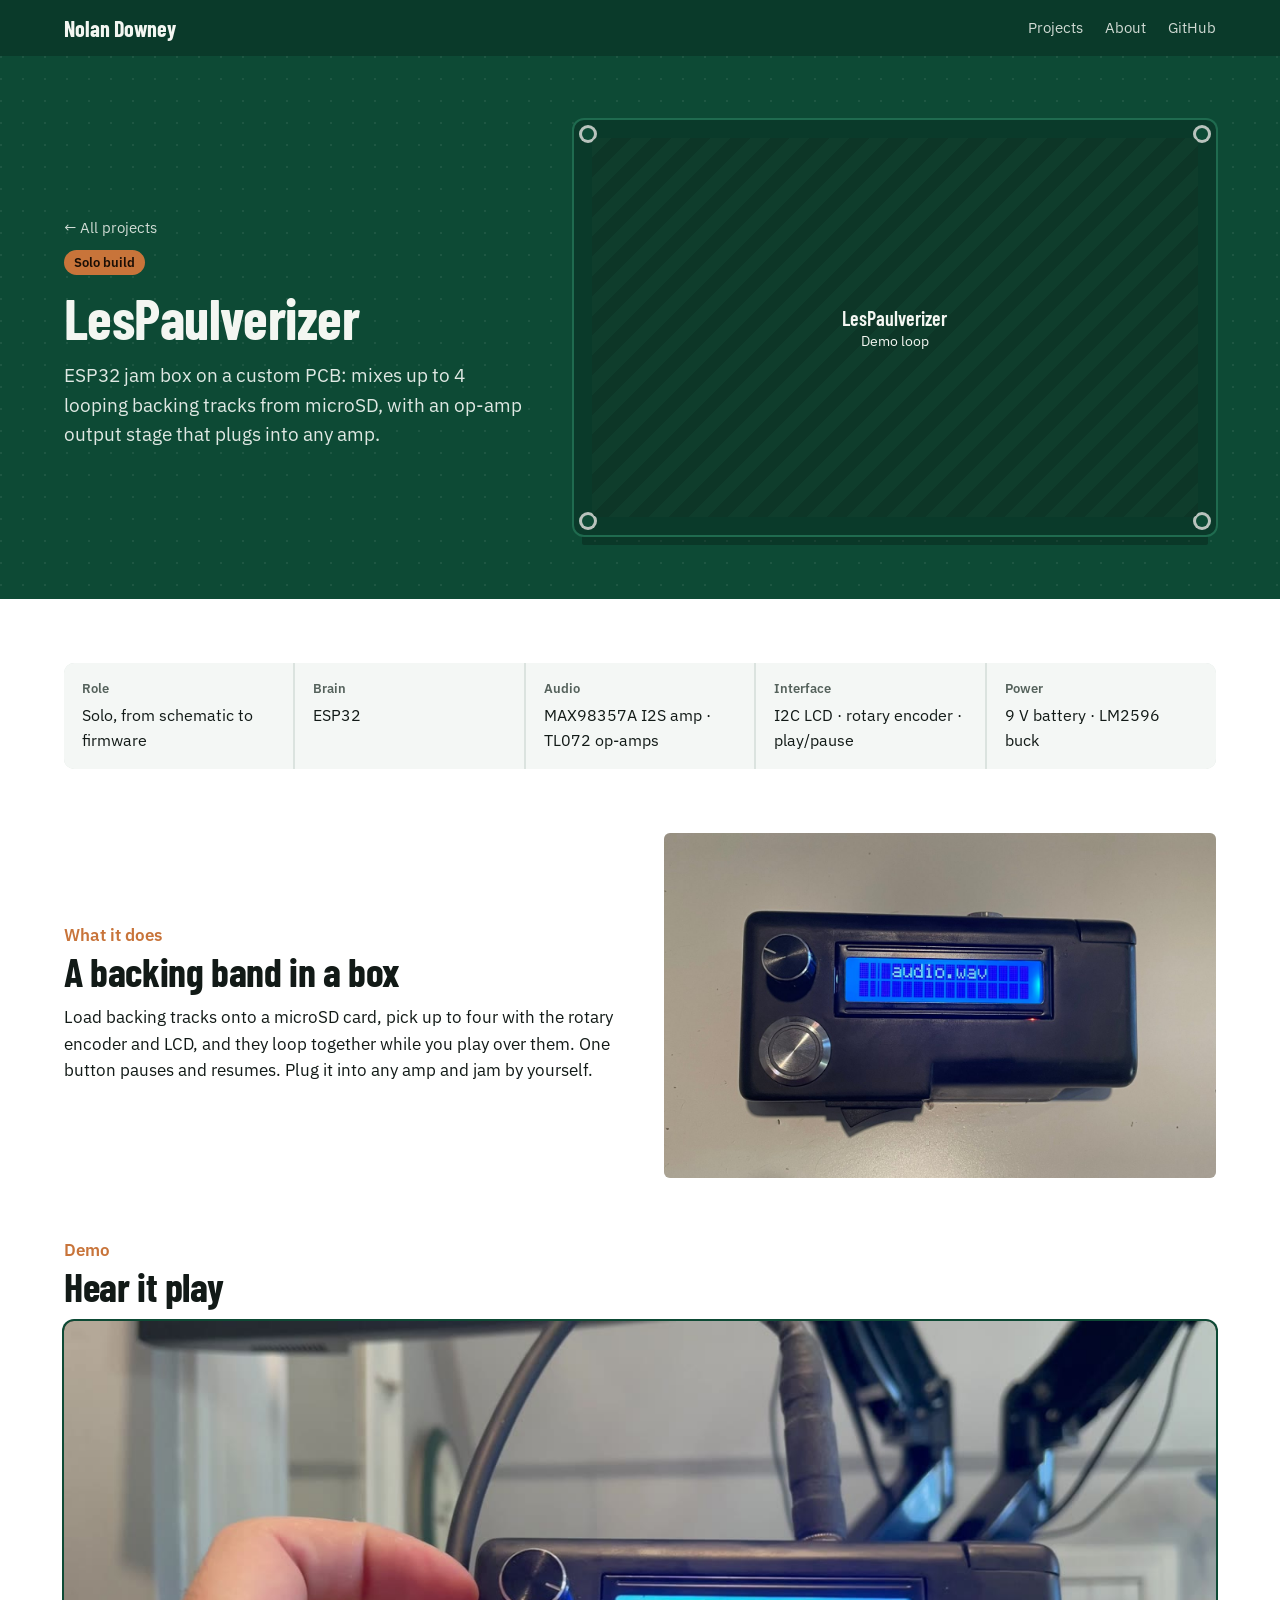
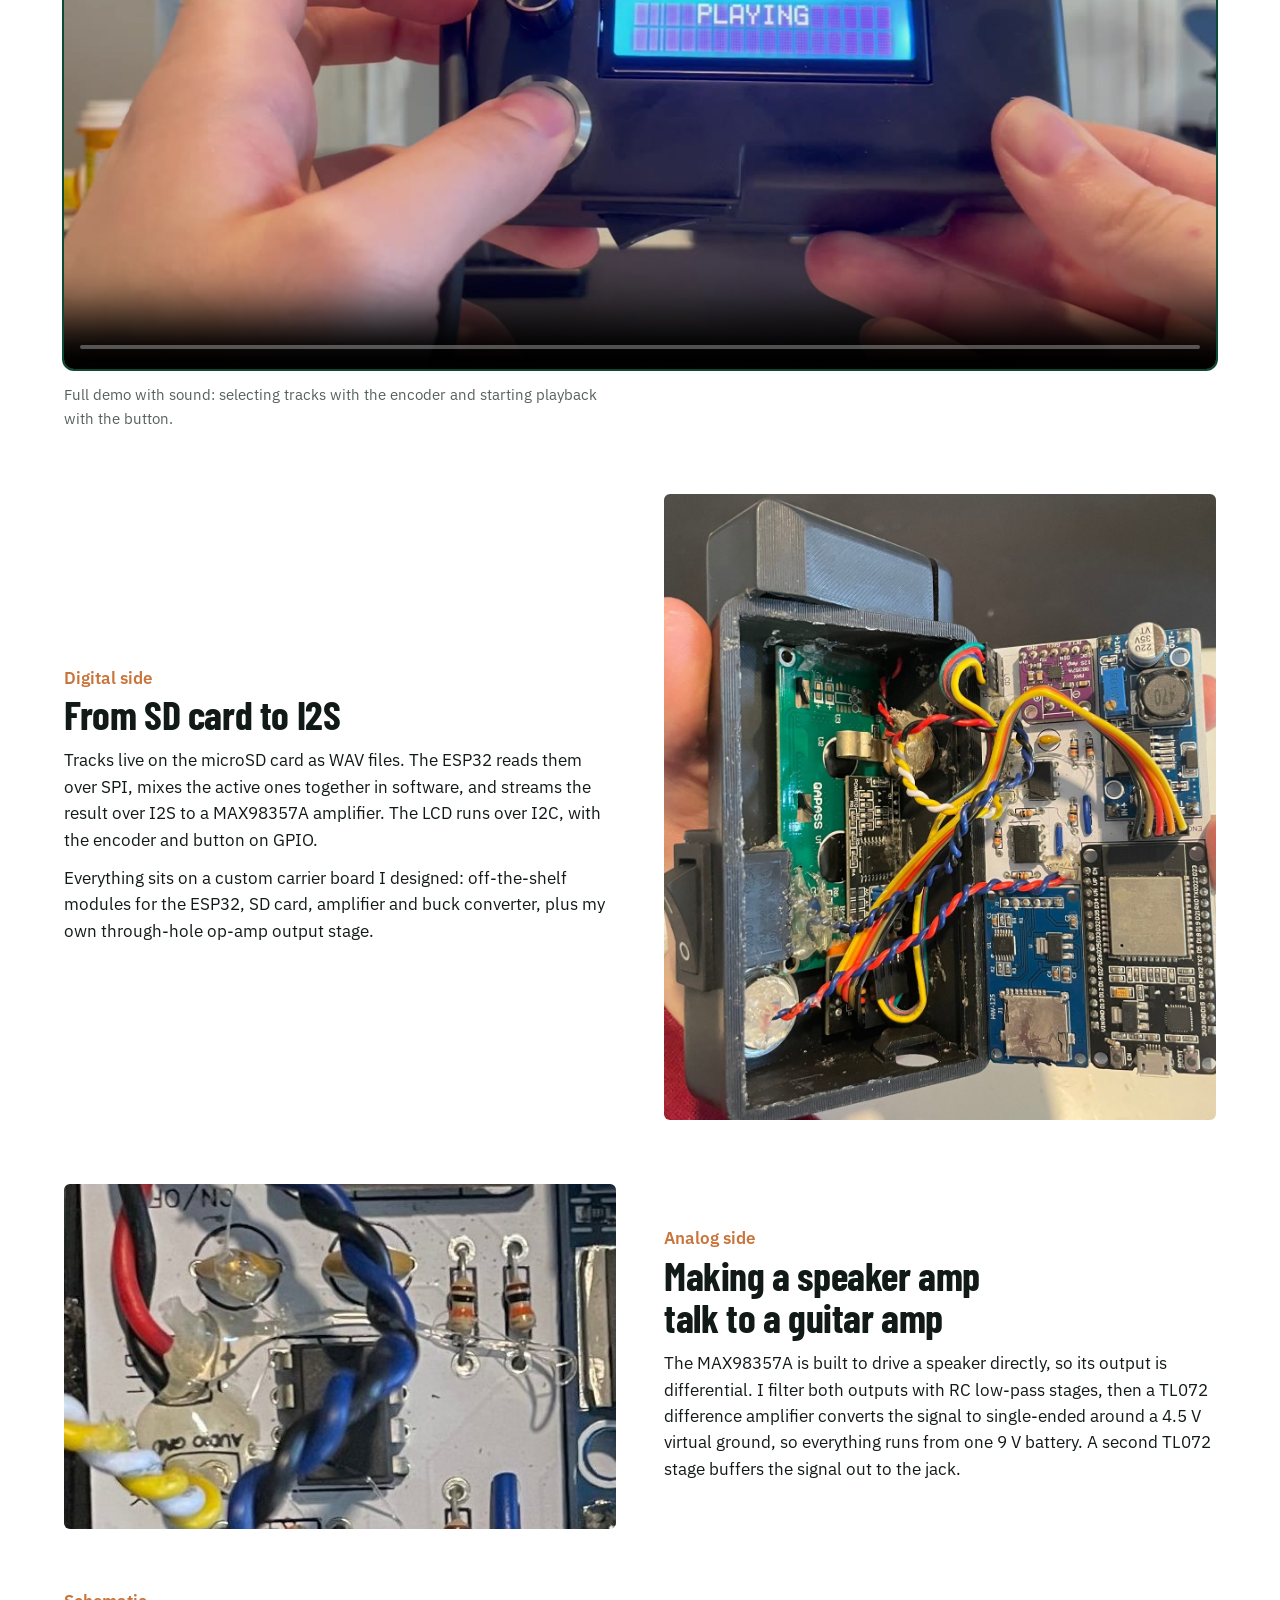
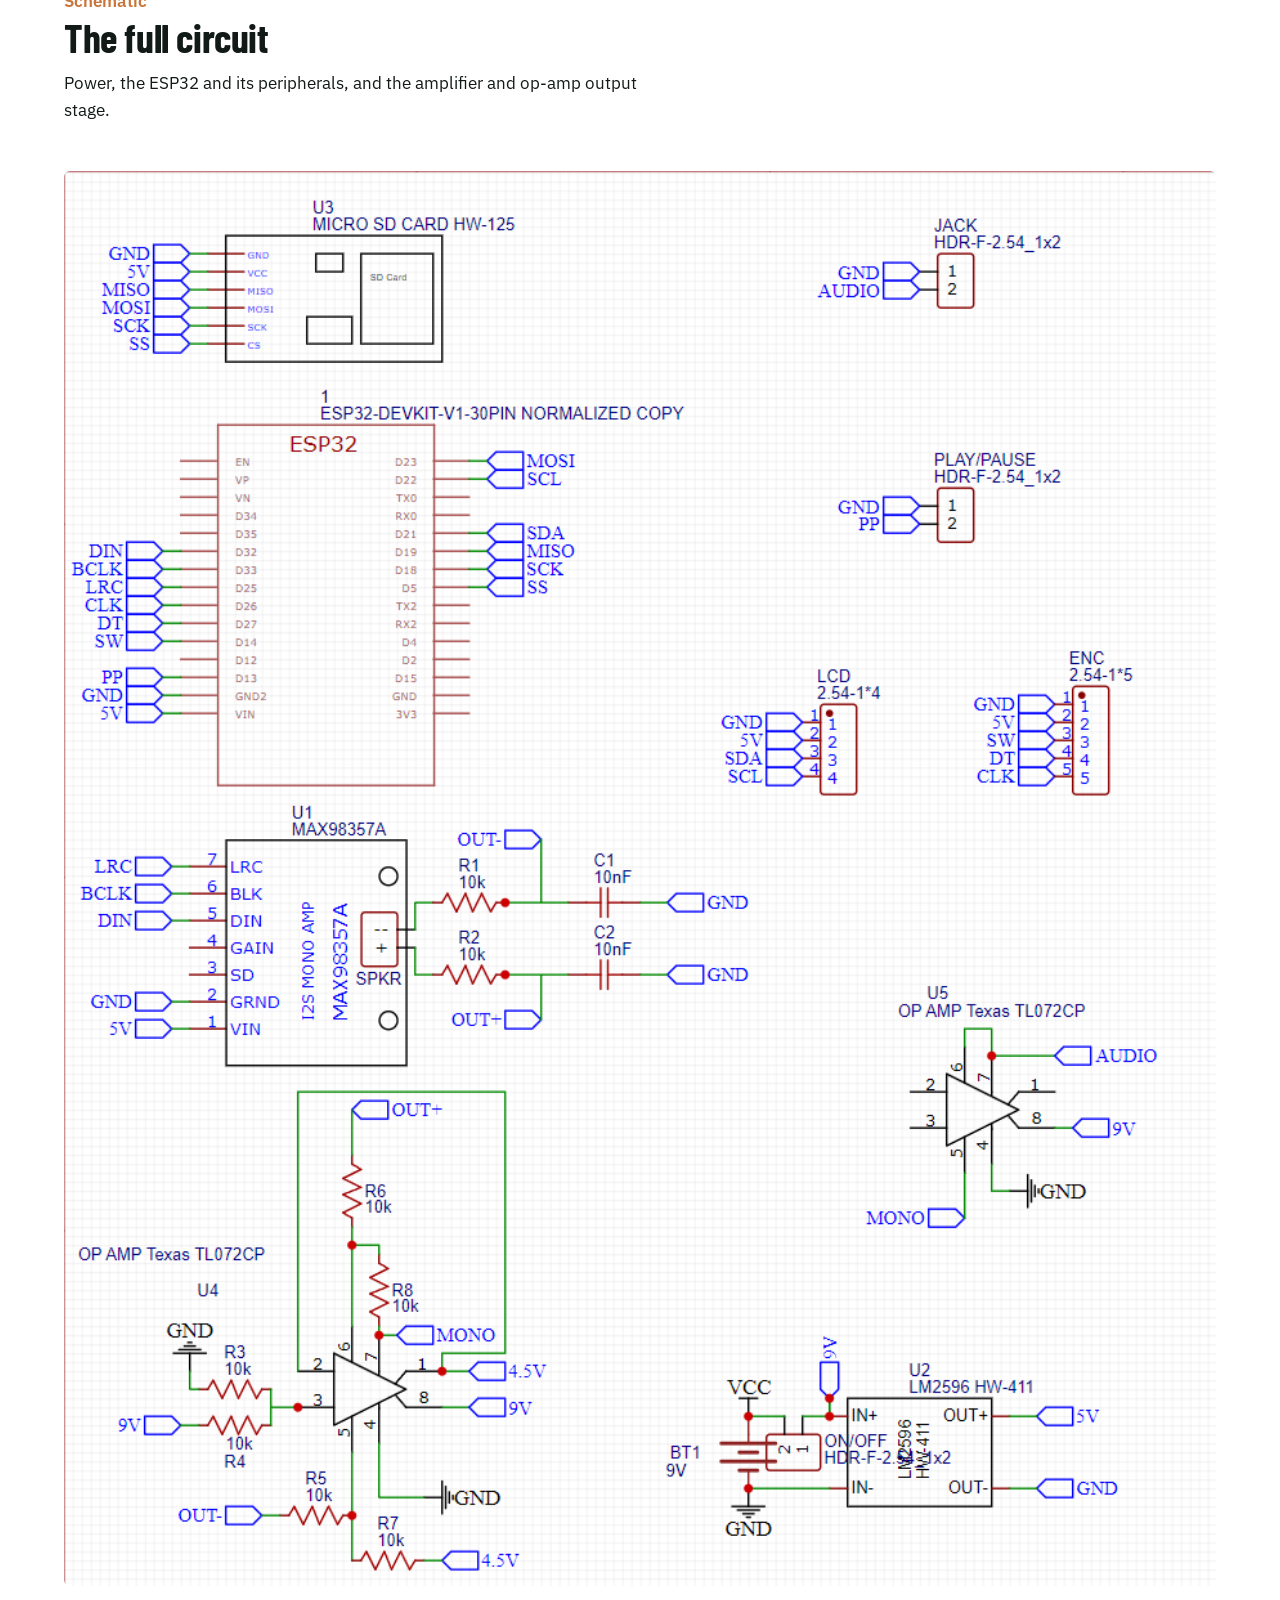
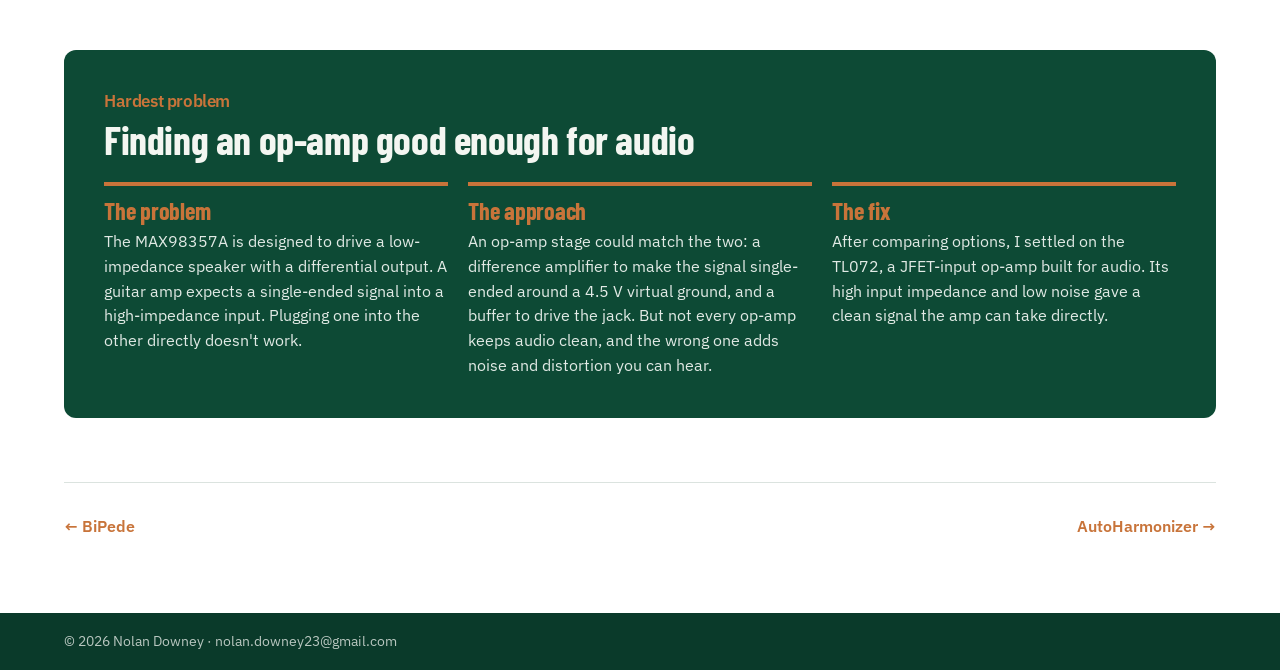
<file: lespaulverizer.html>
<!DOCTYPE html>
<html lang="en">
<head>
<meta charset="utf-8">
<meta name="viewport" content="width=device-width, initial-scale=1">
<title>LesPaulverizer · Nolan Downey</title>
<meta name="description" content="ESP32 jam box on a custom PCB: mixes up to 4 looping backing tracks from microSD, with an op-amp output stage that plugs into any amp.">
<link rel="preconnect" href="https://fonts.googleapis.com">
<link rel="preconnect" href="https://fonts.gstatic.com" crossorigin>
<link href="https://fonts.googleapis.com/css2?family=Barlow+Condensed:wght@600;700&family=IBM+Plex+Sans:wght@400;500;600&display=swap" rel="stylesheet">
<link rel="stylesheet" href="style.css">
</head>
<body class="sub">
<nav>
  <div class="wrap">
    <a class="me" href="index.html">Nolan Downey</a>
    <a class="l" href="index.html#projects">Projects</a>
    <a class="l" href="index.html#about">About</a>
    <a class="l" href="https://github.com/N0LB0L">GitHub</a>
  </div>
</nav>

<header class="hero band">
  <div class="wrap">
    <div>
      <a class="back" href="index.html#projects">← All projects</a><br>
      <span class="tag">Solo build</span>
      <h1>LesPaulverizer</h1>
      <p class="one">ESP32 jam box on a custom PCB: mixes up to 4 looping backing tracks from microSD, with an op-amp output stage that plugs into any amp.</p>
    </div>
    <div class="board">
      <span class="hole"></span><span class="hole"></span><span class="hole"></span><span class="hole"></span>
      <figure class="media " data-src="media/lespaulverizer.mp4" data-alt="LesPaulverizer"><div class="ph"><b>LesPaulverizer</b>Demo loop</div></figure>
    </div>
  </div>
</header>
<main class="band"><div class="wrap">
<dl class="facts">
<div><dt>Role</dt><dd>Solo, from schematic to firmware</dd></div>
<div><dt>Brain</dt><dd>ESP32</dd></div>
<div><dt>Audio</dt><dd>MAX98357A I2S amp · TL072 op-amps</dd></div>
<div><dt>Interface</dt><dd>I2C LCD · rotary encoder · play/pause</dd></div>
<div><dt>Power</dt><dd>9 V battery · LM2596 buck</dd></div>
</dl>
<div class="secs">
<section class="sec"><div><h2><small>What it does</small>A backing band in a box</h2><p>Load backing tracks onto a microSD card, pick up to four with the rotary encoder and LCD, and they loop together while you play over them. One button pauses and resumes. Plug it into any amp and jam by yourself.</p></div><figure class="media light" data-src="media/lespaulverizer-photo.jpg" data-alt="The device"><div class="ph"><b>The device</b>Photo</div></figure></section>
<section class="sec wide demo"><div><h2><small>Demo</small>Hear it play</h2></div><video controls playsinline preload="metadata" poster="media/lespaulverizer-poster.jpg" src="media/lespaulverizer-demo.mp4" aria-label="LesPaulverizer demo with sound"></video><p>Full demo with sound: selecting tracks with the encoder and starting playback with the button.</p></section>
<section class="sec"><div><h2><small>Digital side</small>From SD card to I2S</h2><p>Tracks live on the microSD card as WAV files. The ESP32 reads them over SPI, mixes the active ones together in software, and streams the result over I2S to a MAX98357A amplifier. The LCD runs over I2C, with the encoder and button on GPIO.</p><p>Everything sits on a custom carrier board I designed: off-the-shelf modules for the ESP32, SD card, amplifier and buck converter, plus my own through-hole op-amp output stage.</p></div><figure class="media light fit" data-src="media/lespaulverizer-open.jpg" data-alt="LesPaulverizer opened up: the LCD and controls in the case, folded out to the custom carrier board with the ESP32, SD module, amplifier and buck converter"><div class="ph"><b>Inside</b>Case opened up</div></figure></section>
<section class="sec"><div><h2><small>Analog side</small>Making a speaker amp talk to a guitar amp</h2><p>The MAX98357A is built to drive a speaker directly, so its output is differential. I filter both outputs with RC low-pass stages, then a TL072 difference amplifier converts the signal to single-ended around a 4.5 V virtual ground, so everything runs from one 9 V battery. A second TL072 stage buffers the signal out to the jack.</p></div><figure class="media light" data-src="media/lespaulverizer-scope.jpg" data-alt="Close-up of the two TL072 op-amps and their resistors"><div class="ph"><b>Output stage</b>Close-up</div></figure></section>
<section class="sec wide"><div><h2><small>Schematic</small>The full circuit</h2><p>Power, the ESP32 and its peripherals, and the amplifier and op-amp output stage.</p></div><figure class="media light fit" data-src="media/lespaulverizer-schematic.png" data-alt="LesPaulverizer schematic"><div class="ph"><b>Schematic</b>Clean export</div></figure></section>
<section class="problem wide"><h2><small>Hardest problem</small>Finding an op-amp good enough for audio</h2><div class="beats"><div><h3>The problem</h3><p>The MAX98357A is designed to drive a low-impedance speaker with a differential output. A guitar amp expects a single-ended signal into a high-impedance input. Plugging one into the other directly doesn't work.</p></div><div><h3>The approach</h3><p>An op-amp stage could match the two: a difference amplifier to make the signal single-ended around a 4.5 V virtual ground, and a buffer to drive the jack. But not every op-amp keeps audio clean, and the wrong one adds noise and distortion you can hear.</p></div><div><h3>The fix</h3><p>After comparing options, I settled on the TL072, a JFET-input op-amp built for audio. Its high input impedance and low noise gave a clean signal the amp can take directly.</p></div></div></section>
</div>
<div class="pager"><a href="bipede.html">← BiPede</a><a href="autoharmonizer.html">AutoHarmonizer →</a></div>
</div></main>

<footer><div class="wrap">© 2026 Nolan Downey · nolan.downey23@gmail.com</div></footer>
<script src="site.js"></script>
</body>
</html>
</file>
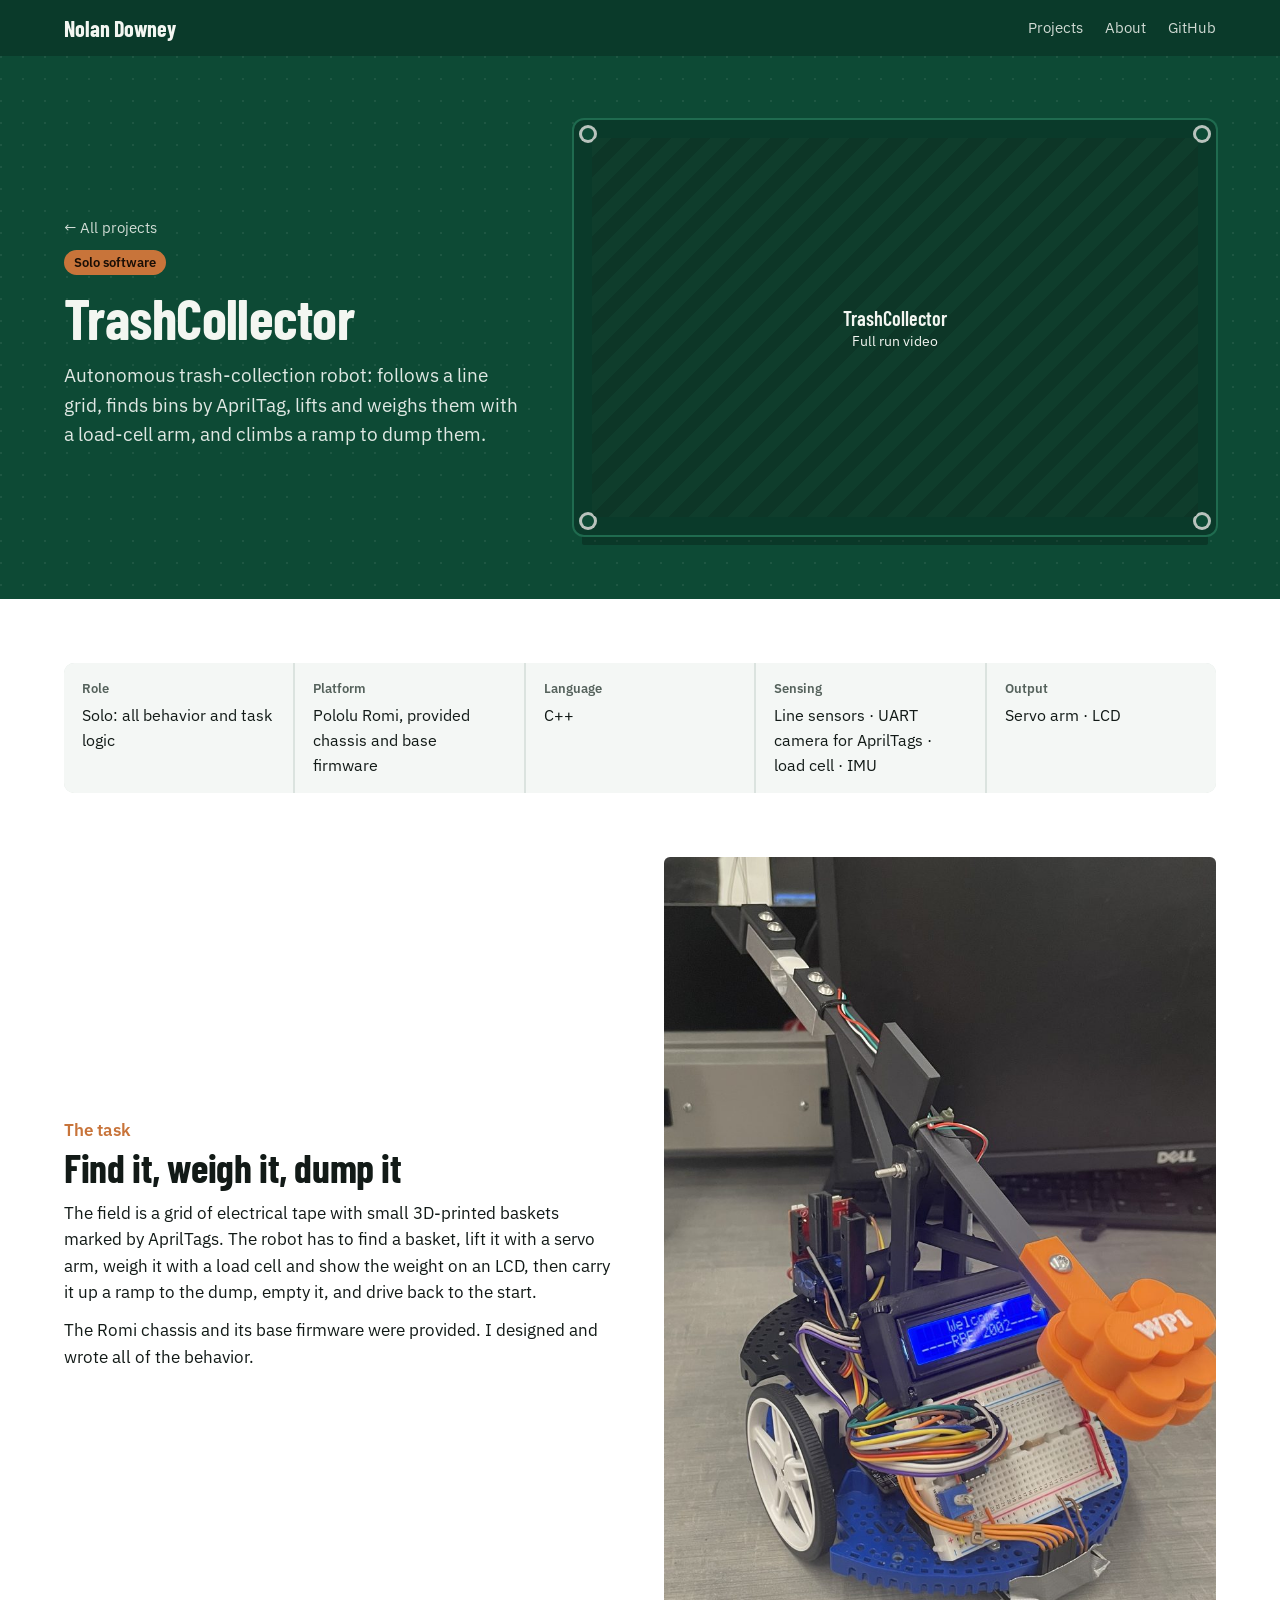
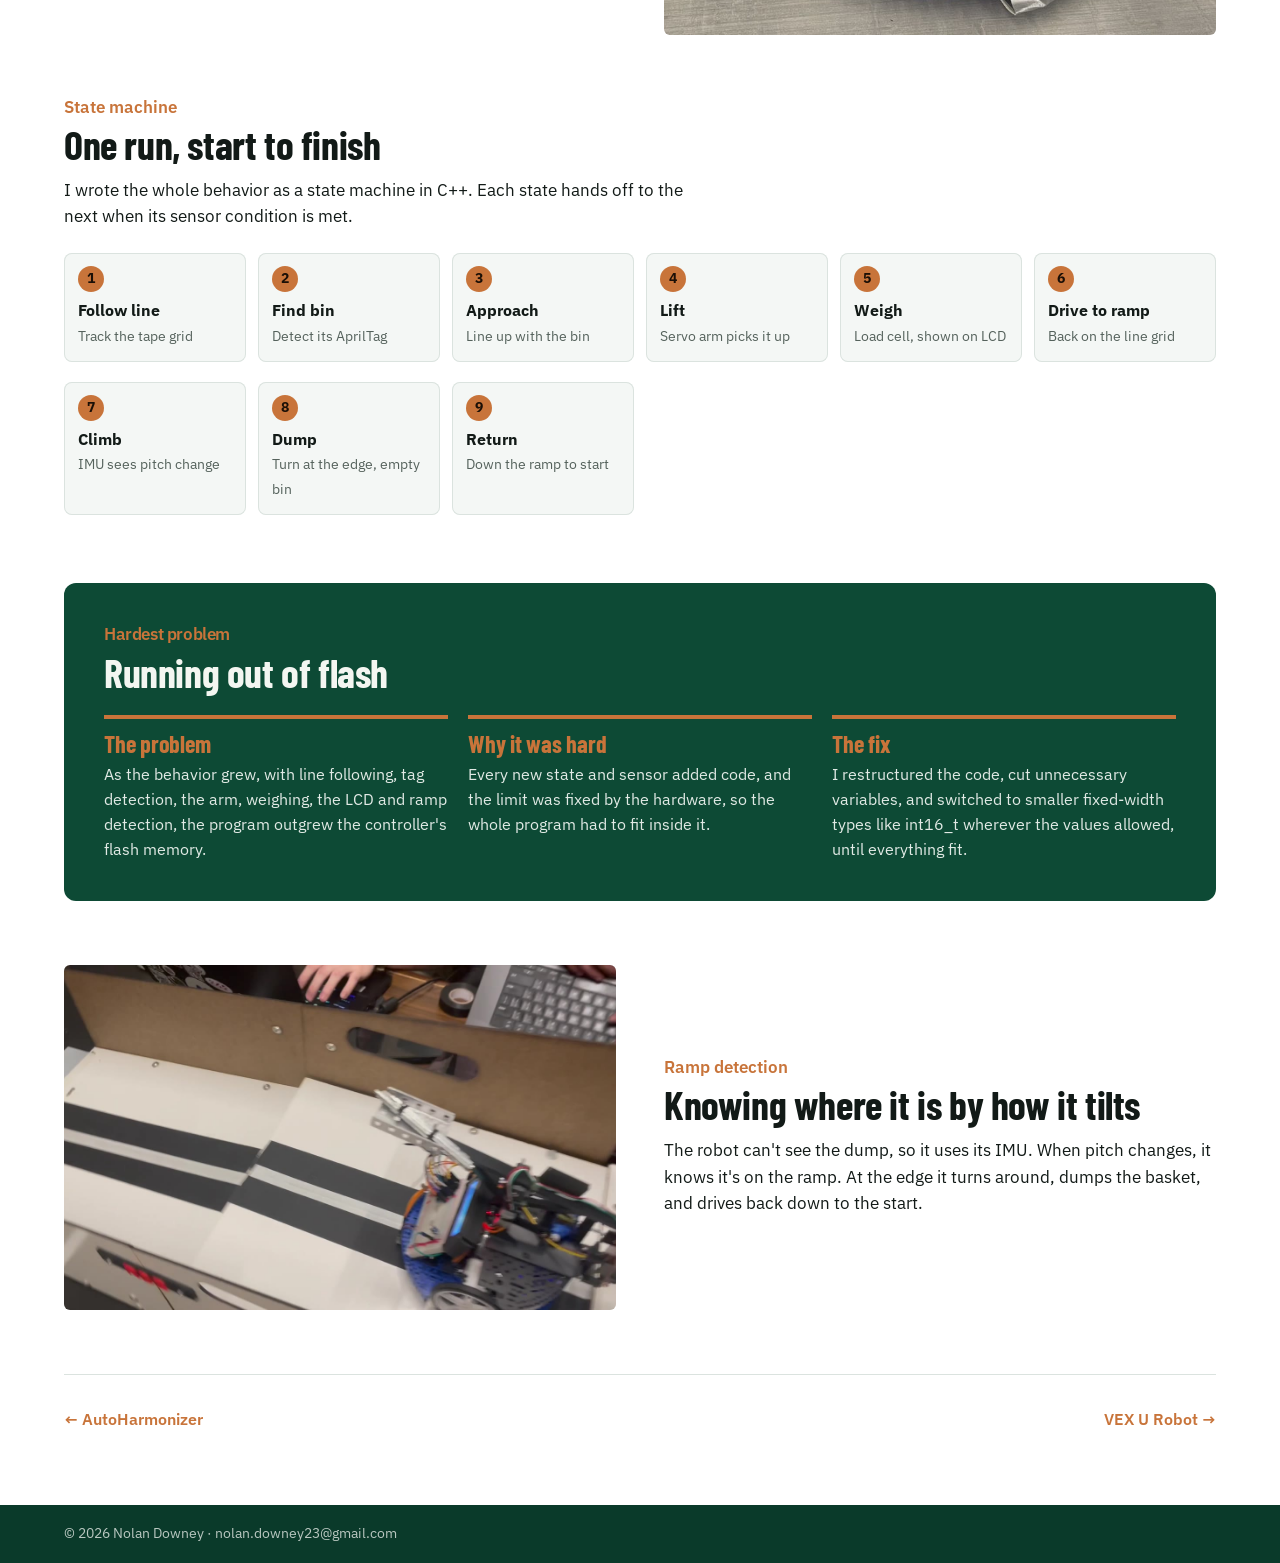
<file: trashcollector.html>
<!DOCTYPE html>
<html lang="en">
<head>
<meta charset="utf-8">
<meta name="viewport" content="width=device-width, initial-scale=1">
<title>TrashCollector · Nolan Downey</title>
<meta name="description" content="Autonomous trash-collection robot: follows a line grid, finds bins by AprilTag, lifts and weighs them with a load-cell arm, and climbs a ramp to dump them.">
<link rel="preconnect" href="https://fonts.googleapis.com">
<link rel="preconnect" href="https://fonts.gstatic.com" crossorigin>
<link href="https://fonts.googleapis.com/css2?family=Barlow+Condensed:wght@600;700&family=IBM+Plex+Sans:wght@400;500;600&display=swap" rel="stylesheet">
<link rel="stylesheet" href="style.css">
</head>
<body class="sub">
<nav>
  <div class="wrap">
    <a class="me" href="index.html">Nolan Downey</a>
    <a class="l" href="index.html#projects">Projects</a>
    <a class="l" href="index.html#about">About</a>
    <a class="l" href="https://github.com/N0LB0L">GitHub</a>
  </div>
</nav>

<header class="hero band">
  <div class="wrap">
    <div>
      <a class="back" href="index.html#projects">← All projects</a><br>
      <span class="tag">Solo software</span>
      <h1>TrashCollector</h1>
      <p class="one">Autonomous trash-collection robot: follows a line grid, finds bins by AprilTag, lifts and weighs them with a load-cell arm, and climbs a ramp to dump them.</p>
    </div>
    <div class="board">
      <span class="hole"></span><span class="hole"></span><span class="hole"></span><span class="hole"></span>
      <figure class="media " data-src="media/trashcollector.mp4" data-alt="TrashCollector"><div class="ph"><b>TrashCollector</b>Full run video</div></figure>
    </div>
  </div>
</header>
<main class="band"><div class="wrap">
<dl class="facts">
<div><dt>Role</dt><dd>Solo: all behavior and task logic</dd></div>
<div><dt>Platform</dt><dd>Pololu Romi, provided chassis and base firmware</dd></div>
<div><dt>Language</dt><dd>C++</dd></div>
<div><dt>Sensing</dt><dd>Line sensors · UART camera for AprilTags · load cell · IMU</dd></div>
<div><dt>Output</dt><dd>Servo arm · LCD</dd></div>
</dl>
<div class="secs">
<section class="sec"><div><h2><small>The task</small>Find it, weigh it, dump it</h2><p>The field is a grid of electrical tape with small 3D-printed baskets marked by AprilTags. The robot has to find a basket, lift it with a servo arm, weigh it with a load cell and show the weight on an LCD, then carry it up a ramp to the dump, empty it, and drive back to the start.</p><p>The Romi chassis and its base firmware were provided. I designed and wrote all of the behavior.</p></div><figure class="media light fit" data-src="media/trashcollector-field.jpg" data-alt="TrashCollector robot: Romi chassis with servo arm, load cell, LCD and breadboard"><div class="ph"><b>TrashCollector</b>Robot photo</div></figure></section>
<section class="sec wide"><div><h2><small>State machine</small>One run, start to finish</h2>
<p>I wrote the whole behavior as a state machine in C++. Each state hands off to the next when its sensor condition is met.</p>
<ol class="flow">
<li><b>Follow line</b><span>Track the tape grid</span></li>
<li><b>Find bin</b><span>Detect its AprilTag</span></li>
<li><b>Approach</b><span>Line up with the bin</span></li>
<li><b>Lift</b><span>Servo arm picks it up</span></li>
<li><b>Weigh</b><span>Load cell, shown on LCD</span></li>
<li><b>Drive to ramp</b><span>Back on the line grid</span></li>
<li><b>Climb</b><span>IMU sees pitch change</span></li>
<li><b>Dump</b><span>Turn at the edge, empty bin</span></li>
<li><b>Return</b><span>Down the ramp to start</span></li>
</ol></div></section>
<section class="problem wide"><h2><small>Hardest problem</small>Running out of flash</h2><div class="beats"><div><h3>The problem</h3><p>As the behavior grew, with line following, tag detection, the arm, weighing, the LCD and ramp detection, the program outgrew the controller's flash memory.</p></div><div><h3>Why it was hard</h3><p>Every new state and sensor added code, and the limit was fixed by the hardware, so the whole program had to fit inside it.</p></div><div><h3>The fix</h3><p>I restructured the code, cut unnecessary variables, and switched to smaller fixed-width types like int16_t wherever the values allowed, until everything fit.</p></div></div></section>
<section class="sec"><div><h2><small>Ramp detection</small>Knowing where it is by how it tilts</h2><p>The robot can't see the dump, so it uses its IMU. When pitch changes, it knows it's on the ramp. At the edge it turns around, dumps the basket, and drives back down to the start.</p></div><figure class="media light" data-src="media/trashcollector-ramp.jpg" data-alt="On the ramp"><div class="ph"><b>On the ramp</b>Still from the video</div></figure></section>
</div>
<div class="pager"><a href="autoharmonizer.html">← AutoHarmonizer</a><a href="vex.html">VEX U Robot →</a></div>
</div></main>

<footer><div class="wrap">© 2026 Nolan Downey · nolan.downey23@gmail.com</div></footer>
<script src="site.js"></script>
</body>
</html>
</file>
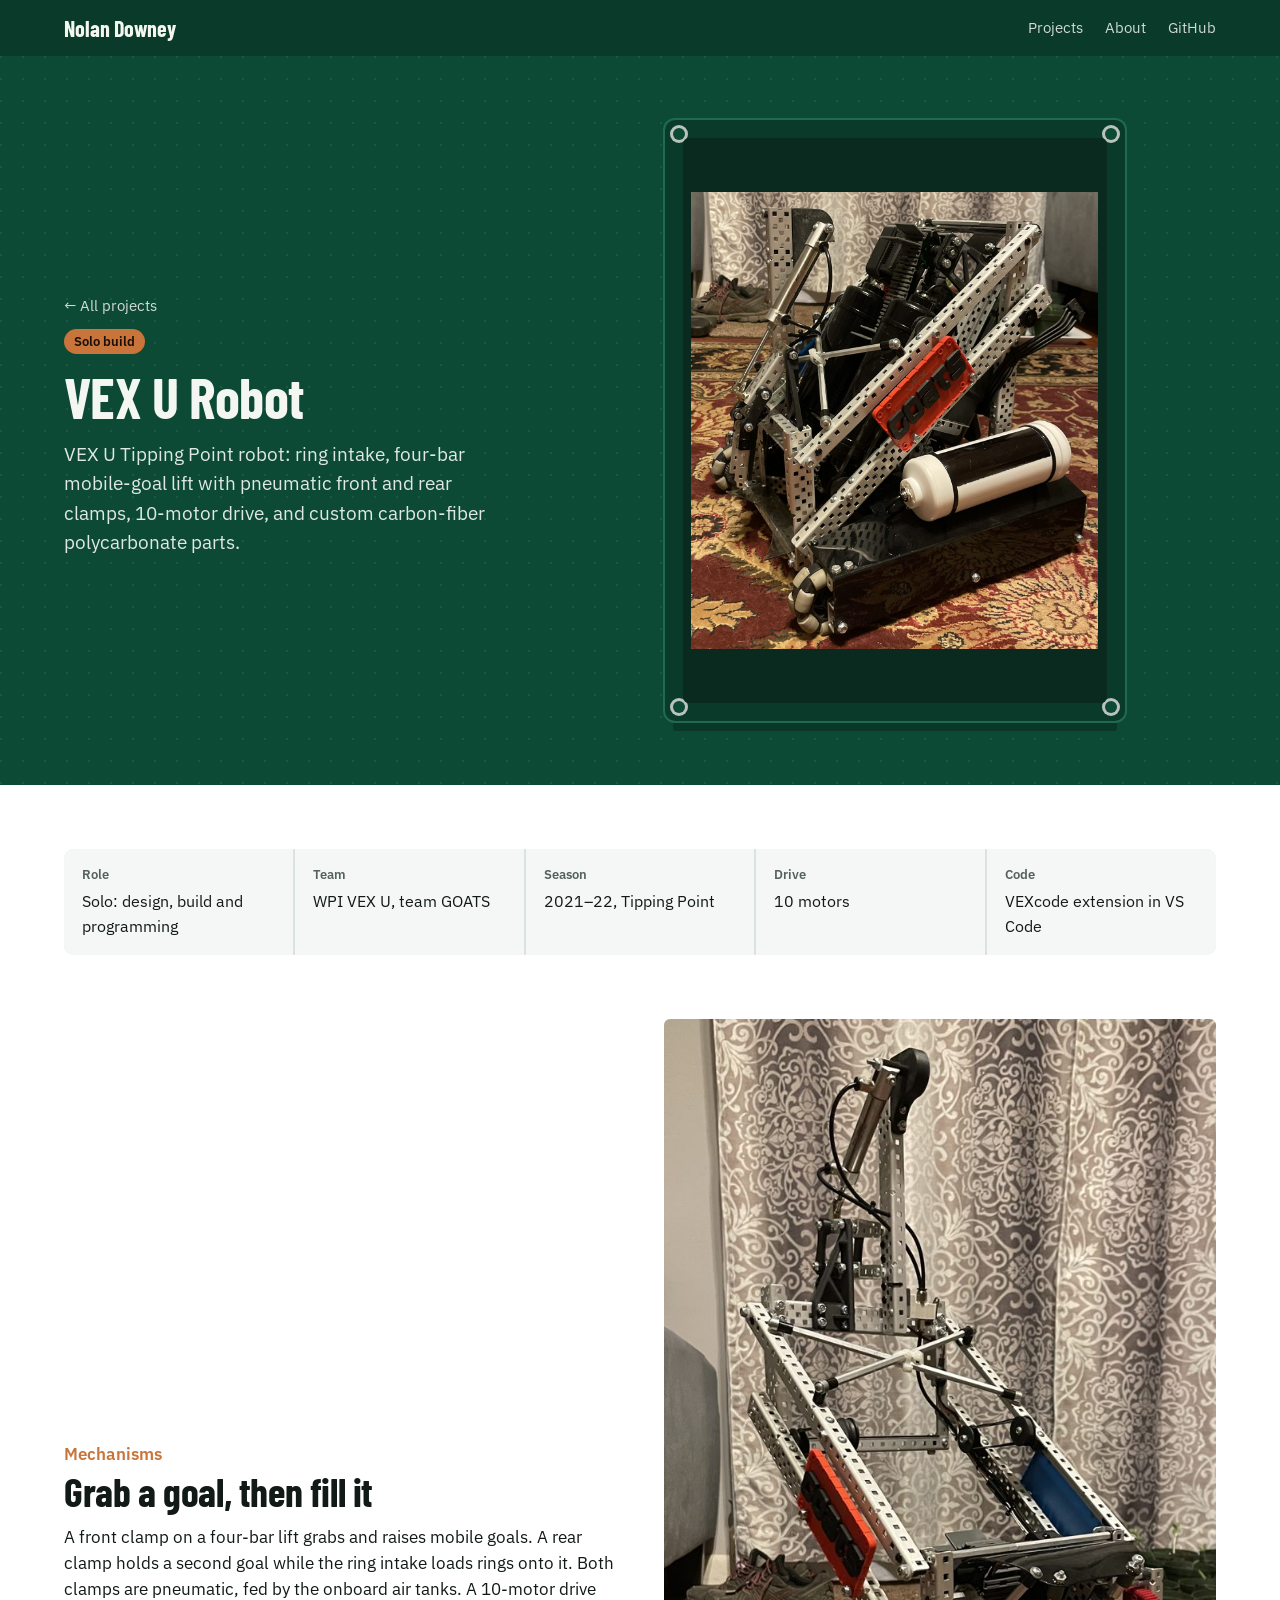
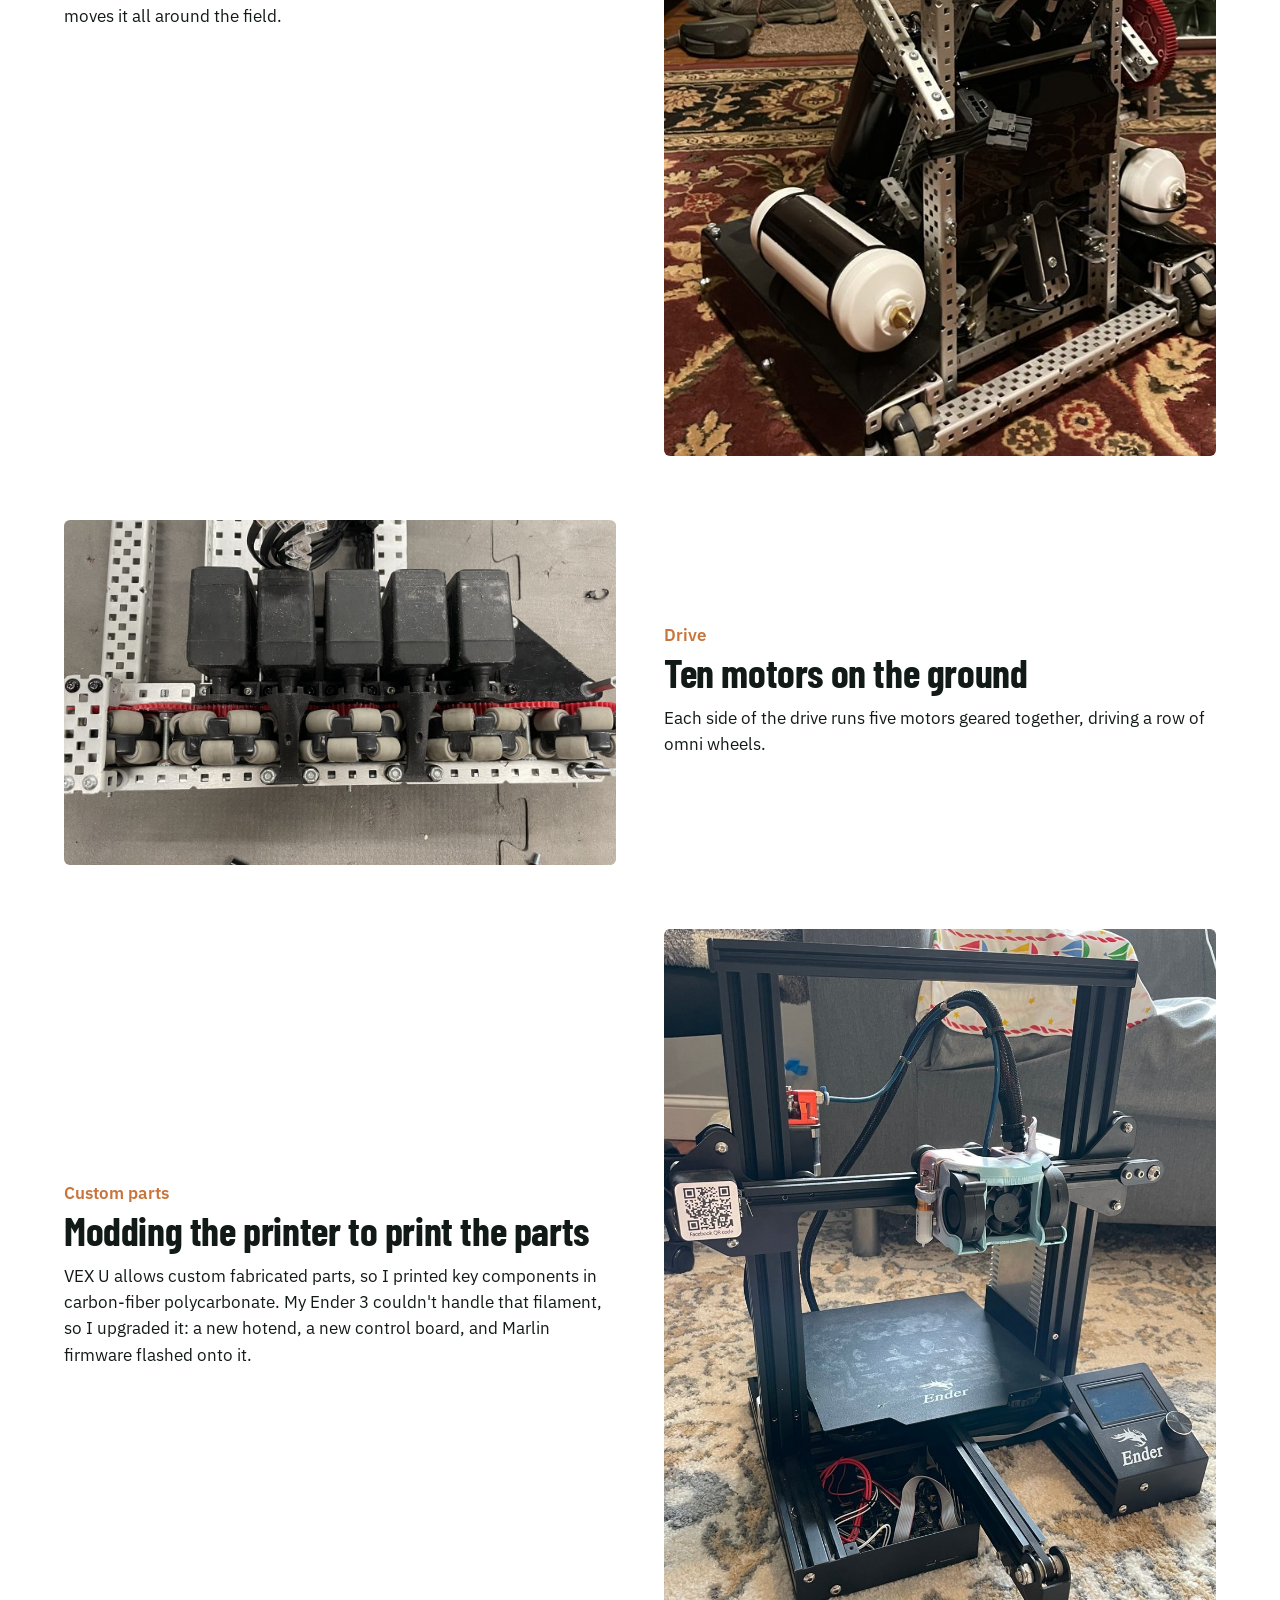
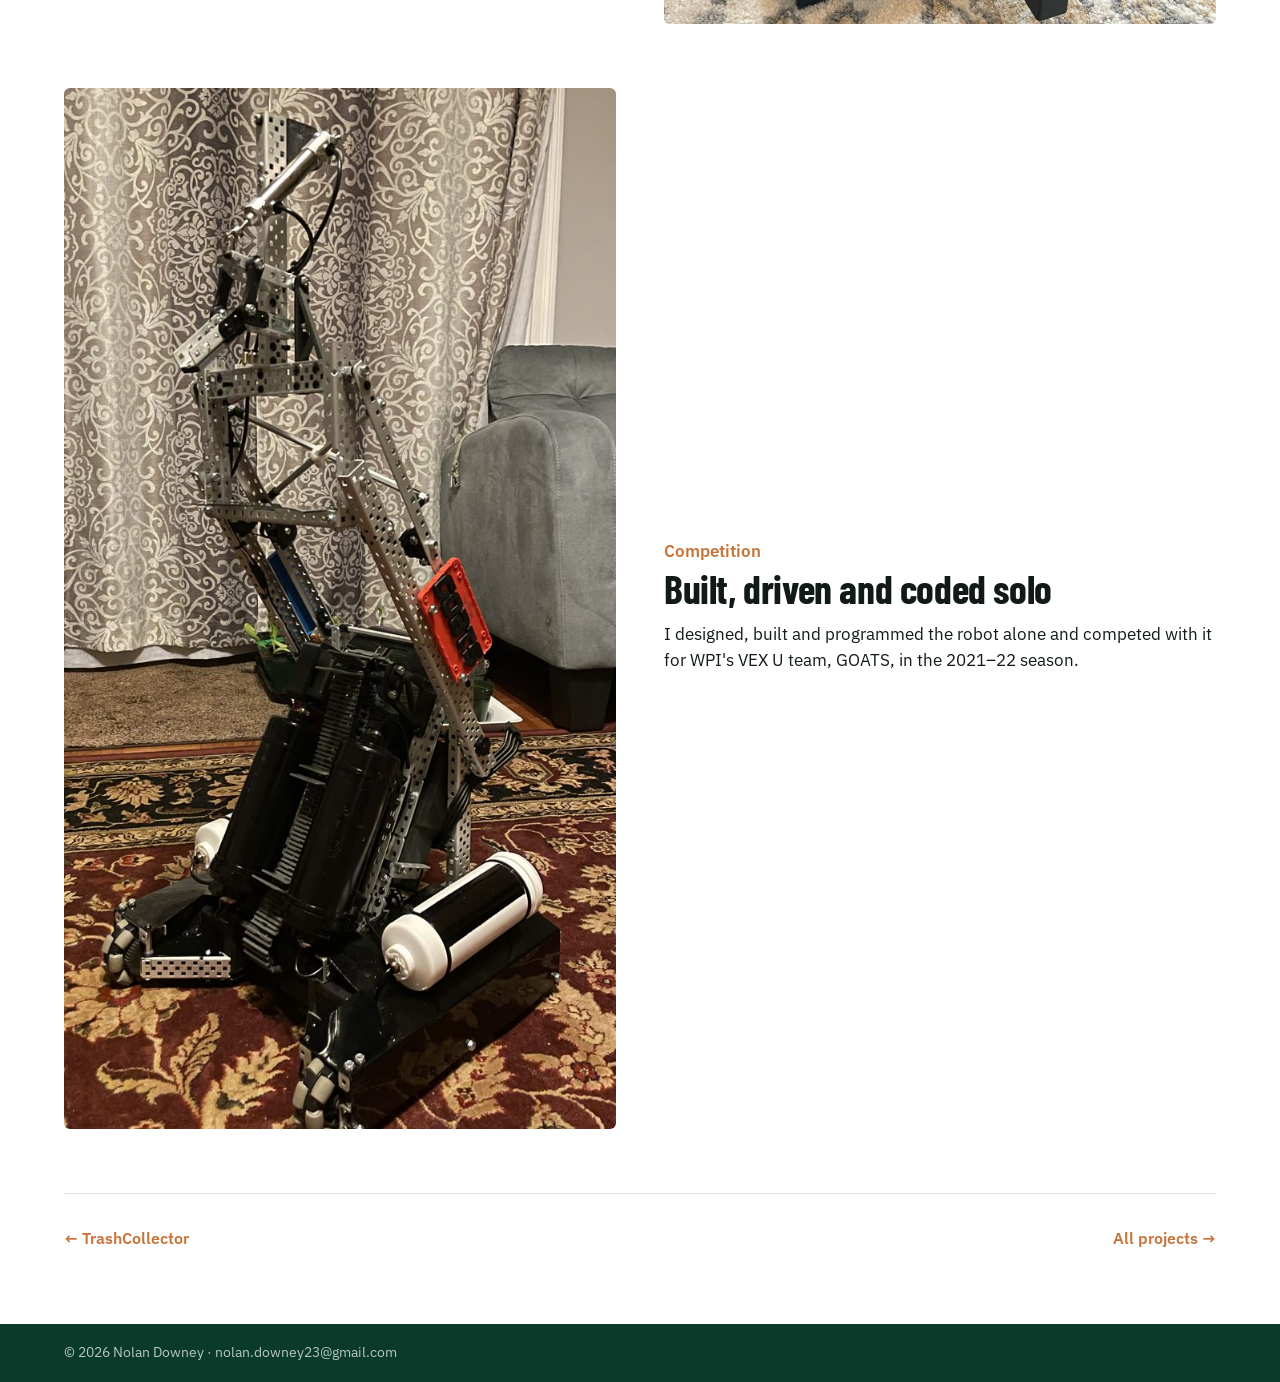
<file: vex.html>
<!DOCTYPE html>
<html lang="en">
<head>
<meta charset="utf-8">
<meta name="viewport" content="width=device-width, initial-scale=1">
<title>VEX U Robot · Nolan Downey</title>
<meta name="description" content="VEX U Tipping Point robot: ring intake, four-bar mobile-goal lift with pneumatic front and rear clamps, 10-motor drive, and custom carbon-fiber polycarbonate parts.">
<link rel="preconnect" href="https://fonts.googleapis.com">
<link rel="preconnect" href="https://fonts.gstatic.com" crossorigin>
<link href="https://fonts.googleapis.com/css2?family=Barlow+Condensed:wght@600;700&family=IBM+Plex+Sans:wght@400;500;600&display=swap" rel="stylesheet">
<link rel="stylesheet" href="style.css">
</head>
<body class="sub">
<nav>
  <div class="wrap">
    <a class="me" href="index.html">Nolan Downey</a>
    <a class="l" href="index.html#projects">Projects</a>
    <a class="l" href="index.html#about">About</a>
    <a class="l" href="https://github.com/N0LB0L">GitHub</a>
  </div>
</nav>

<header class="hero band">
  <div class="wrap">
    <div>
      <a class="back" href="index.html#projects">← All projects</a><br>
      <span class="tag">Solo build</span>
      <h1>VEX U Robot</h1>
      <p class="one">VEX U Tipping Point robot: ring intake, four-bar mobile-goal lift with pneumatic front and rear clamps, 10-motor drive, and custom carbon-fiber polycarbonate parts.</p>
    </div>
    <div class="board tall">
      <span class="hole"></span><span class="hole"></span><span class="hole"></span><span class="hole"></span>
      <figure class="media contain tall" data-src="media/vex.jpg" data-alt="VEX U Robot"><div class="ph"><b>VEX U Robot</b>Best photo</div></figure>
    </div>
  </div>
</header>
<main class="band"><div class="wrap">
<dl class="facts">
<div><dt>Role</dt><dd>Solo: design, build and programming</dd></div>
<div><dt>Team</dt><dd>WPI VEX U, team GOATS</dd></div>
<div><dt>Season</dt><dd>2021–22, Tipping Point</dd></div>
<div><dt>Drive</dt><dd>10 motors</dd></div>
<div><dt>Code</dt><dd>VEXcode extension in VS Code</dd></div>
</dl>
<div class="secs">
<section class="sec"><div><h2><small>Mechanisms</small>Grab a goal, then fill it</h2><p>A front clamp on a four-bar lift grabs and raises mobile goals. A rear clamp holds a second goal while the ring intake loads rings onto it. Both clamps are pneumatic, fed by the onboard air tanks. A 10-motor drive moves it all around the field.</p></div><figure class="media light fit" data-src="media/vex-detail.jpg" data-alt="VEX U robot from the side, showing the four-bar lift and clamps"><div class="ph"><b>Mechanisms</b>Photo</div></figure></section>
<section class="sec"><div><h2><small>Drive</small>Ten motors on the ground</h2><p>Each side of the drive runs five motors geared together, driving a row of omni wheels.</p></div><figure class="media light" data-src="media/vex-drive.jpg" data-alt="Drivetrain"><div class="ph"><b>Drivetrain</b>Close-up</div></figure></section>
<section class="sec"><div><h2><small>Custom parts</small>Modding the printer to print the parts</h2><p>VEX U allows custom fabricated parts, so I printed key components in carbon-fiber polycarbonate. My Ender 3 couldn't handle that filament, so I upgraded it: a new hotend, a new control board, and Marlin firmware flashed onto it.</p></div><figure class="media light fit" data-src="media/vex-printer.jpg" data-alt="Modified Ender 3 printer with upgraded hotend and the electronics bay open"><div class="ph"><b>Modded Ender 3</b>Printer photo</div></figure></section>
<section class="sec"><div><h2><small>Competition</small>Built, driven and coded solo</h2><p>I designed, built and programmed the robot alone and competed with it for WPI's VEX U team, GOATS, in the 2021–22 season.</p></div><figure class="media light fit" data-src="media/vex-match.jpg" data-alt="VEX U robot side view"><div class="ph"><b>VEX U robot</b>Side view</div></figure></section>
</div>
<div class="pager"><a href="trashcollector.html">← TrashCollector</a><a href="index.html#projects">All projects →</a></div>
</div></main>

<footer><div class="wrap">© 2026 Nolan Downey · nolan.downey23@gmail.com</div></footer>
<script src="site.js"></script>
</body>
</html>
</file>
<file: style.css>
/* VOICE  occasion: a personal site read in one minute by a professor; confident, sparse, finished
   IDEA   a printed circuit board: solder-mask field, copper traces, white silkscreen labels
   PICTURE the project clip mounted on the board, traces running out to the layer pads
   COLOUR solder-mask green field, copper #c8743a, silkscreen white; white sheet below with ink
   TYPE   Barlow Condensed (engineering lettering) + IBM Plex Sans
   LAYOUT laptop: name and layers left, large clip right inside the green band; phone: clip, name, layers */
:root{color-scheme:light dark;--bg:light-dark(#ffffff,#0c1311);--ink:light-dark(#121a17,#e7eee9);--mute:light-dark(#55625c,#9aa9a2);--line:light-dark(#dbe3df,#24302c);--card:light-dark(#f4f7f5,#131d1a);--mask:#0d4a35;--mask2:#0a3a2a;--cu:#c8743a;--silk:#f3f6f1}
:root[data-theme=light]{color-scheme:light}
:root[data-theme=dark]{color-scheme:dark}
*{box-sizing:border-box;min-width:0}
html{scroll-behavior:smooth;scroll-padding-top:72px}
body{margin:0;background:var(--bg);color:var(--ink);font:16px/1.55 "IBM Plex Sans",system-ui,sans-serif;overflow-x:clip}
img,video{max-width:100%;display:block}
a{color:inherit}
h1,h2,h3{font-family:"Barlow Condensed","Arial Narrow",sans-serif;font-weight:700;line-height:1.05;letter-spacing:-.01em;margin:0;text-wrap:balance}
.wrap{max-width:1240px;margin:0 auto}
.band{padding-block:clamp(36px,5vw,72px);padding-inline:max(5vw,16px)}

nav{position:sticky;top:0;z-index:5;background:var(--mask2);color:var(--silk);padding-inline:max(5vw,16px)}
nav .wrap{display:flex;flex-wrap:wrap;align-items:center;gap:6px 22px;min-height:56px}
nav .me{font-family:"Barlow Condensed",sans-serif;font-weight:700;font-size:22px;text-decoration:none;margin-right:auto}
nav a.l{text-decoration:none;font-size:15px;padding:10px 0;opacity:.85}
nav a.l:hover,nav a.l:focus-visible{opacity:1;text-decoration:underline;text-underline-offset:4px}

.hero{background:var(--mask);color:var(--silk);position:relative;overflow:hidden}
.hero::before{content:"";position:absolute;inset:0;background-image:radial-gradient(circle at 1px 1px,rgba(255,255,255,.07) 1px,transparent 0);background-size:22px 22px;pointer-events:none}
.hero .wrap{position:relative;display:grid;grid-template-columns:minmax(0,5fr) minmax(0,7fr);gap:clamp(24px,4vw,56px);align-items:center}
.hero h1{font-size:clamp(54px,8vw,104px)}
.hero .title{font-family:"Barlow Condensed",sans-serif;font-size:clamp(28px,3.4vw,42px);font-weight:600;color:var(--cu);margin-top:10px;line-height:1.1}
.pads{list-style:none;padding:0;margin:26px 0 0;display:grid;gap:12px}
.pads li{display:flex;align-items:center;gap:14px;font-size:18px;font-weight:500}
.pad{width:22px;height:22px;border-radius:50%;background:var(--cu);box-shadow:inset 0 0 0 6px #e3a06e,0 0 0 2px var(--mask2);flex:none}
.pads li::after{content:"";flex:1;height:3px;background:var(--cu);opacity:.55;border-radius:2px;max-width:120px}
.cta{display:flex;flex-wrap:wrap;gap:12px;margin-top:30px}
.btn{display:inline-flex;align-items:center;min-height:44px;padding:0 20px;border-radius:6px;font-weight:600;text-decoration:none;border:2px solid var(--silk)}
.btn.solid{background:var(--silk);color:var(--mask2)}
.btn:hover,.btn:focus-visible{outline:3px solid var(--cu);outline-offset:2px}

.board{position:relative;padding:18px;background:var(--mask2);border-radius:10px;box-shadow:0 0 0 2px #1f6b4f,0 18px 0 -8px rgba(0,0,0,.25)}
.board .hole{position:absolute;width:12px;height:12px;border-radius:50%;background:var(--mask);box-shadow:0 0 0 3px #b9c3bd}
.board .hole:nth-child(1){top:8px;left:8px}
.board .hole:nth-child(2){top:8px;right:8px}
.board .hole:nth-child(3){bottom:8px;left:8px}
.board .hole:nth-child(4){bottom:8px;right:8px}
.silk{font-size:13px;letter-spacing:.02em;color:var(--silk);opacity:.8;margin-top:10px;display:flex;justify-content:space-between;gap:10px;flex-wrap:wrap}

.media{position:relative;margin:0;aspect-ratio:16/10;border-radius:6px;overflow:hidden;background:repeating-linear-gradient(135deg,#0f3d2c 0 14px,#0d3627 14px 28px);display:grid;place-items:center;color:var(--silk)}
.media.light{background:repeating-linear-gradient(135deg,var(--card) 0 14px,color-mix(in srgb,var(--card) 80%,var(--line)) 14px 28px);color:var(--mute)}
.media .ph{text-align:center;font-size:14px;padding:12px;line-height:1.4}
.media .ph b{display:block;font-family:"Barlow Condensed",sans-serif;font-size:20px;font-weight:600}
.media img,.media video{position:absolute;inset:0;width:100%;height:100%;object-fit:cover}
.media.has .ph{display:none}
.media.fit{aspect-ratio:auto;background:#fff;display:block}
.media.fit img{position:static;width:100%;height:auto;object-fit:contain}
.media.fit:not(.has){aspect-ratio:16/10;display:grid}

h2{font-size:clamp(34px,4vw,48px)}
.lede{color:var(--mute);margin:8px 0 0;max-width:60ch}

.stack{background:var(--mask2);color:var(--silk)}
.stack .lede{color:#b9c7c0}
.chain{list-style:none;padding:0;margin:30px 0 0;display:grid;grid-template-columns:repeat(5,minmax(0,1fr));gap:18px;position:relative}
.chain::before{content:"";position:absolute;left:4%;right:4%;top:calc(50% - 40px);height:4px;background:var(--cu);border-radius:2px}
.chain li{position:relative}
.chain .media{aspect-ratio:1;box-shadow:0 0 0 3px var(--cu)}
.chain h3{font-size:22px;margin-top:12px;color:var(--cu)}
.chain p{margin:2px 0 0;font-size:14px;color:#d3ddd8}

.grid{display:grid;grid-template-columns:repeat(2,minmax(0,1fr));gap:24px;margin-top:30px}
.card{position:relative;background:var(--card);border-radius:10px;overflow:hidden;display:flex;flex-direction:column;transition:transform .15s}
.card:hover{transform:translateY(-3px)}
.card:focus-within{outline:3px solid var(--cu);outline-offset:2px}
.card .media{border-radius:0}
.card .body{padding:18px 20px 22px;display:flex;flex-direction:column;gap:8px;flex:1}
.card h3{font-size:30px}
.card h3 a{text-decoration:none}
.card h3 a::after{content:"";position:absolute;inset:0}
.card p{margin:0}
.card .go{margin-top:auto;padding-top:6px;font-weight:600;color:var(--cu)}
.tag{align-self:flex-start;font-size:13px;font-weight:600;padding:4px 10px;border-radius:999px;background:var(--mask);color:var(--silk)}
.tag.team{background:transparent;color:var(--mute);box-shadow:inset 0 0 0 1.5px var(--line)}
.hero .tag{background:var(--cu);color:#1b0f06}
.feature{grid-column:1/-1;display:grid;grid-template-columns:minmax(0,7fr) minmax(0,5fr)}
.feature .media{aspect-ratio:16/9;height:100%}
.feature .body{justify-content:center;padding:28px}
.feature h3{font-size:44px}

.more{display:grid;grid-template-columns:repeat(2,minmax(0,1fr));gap:24px;margin-top:22px}
.mini{display:grid;grid-template-columns:150px minmax(0,1fr);gap:16px;align-items:center;border-top:1.5px solid var(--line);padding-top:16px}
.mini .media{aspect-ratio:4/3}
.mini h3{font-size:24px}
.mini p{margin:4px 0 0;font-size:15px;color:var(--mute)}
.mini .tag{margin-top:6px}

.about .wrap{display:grid;grid-template-columns:minmax(0,7fr) minmax(0,5fr);gap:clamp(24px,5vw,64px);align-items:start}
.about p{font-size:18px;margin:14px 0 0;max-width:62ch}
.tools{display:flex;flex-wrap:wrap;gap:8px;margin-top:14px;padding:0;list-style:none}
.tools li{font-size:14px;padding:6px 12px;border-radius:6px;background:var(--card);box-shadow:inset 0 0 0 1px var(--line)}

.contact{background:var(--mask);color:var(--silk)}
.contact .wrap{display:flex;flex-wrap:wrap;gap:18px 40px;align-items:center;justify-content:space-between}
.contact h2{font-size:clamp(32px,4vw,44px)}
.contact .links{display:flex;flex-wrap:wrap;gap:12px}
footer{background:var(--mask2);color:#b9c7c0;font-size:14px;padding:18px max(5vw,16px)}

/* project subpages */
.sub .hero h1{font-size:clamp(40px,4.4vw,72px);margin-top:14px;overflow-wrap:anywhere}
.sub .hero p.one{font-size:19px;margin:14px 0 0;max-width:46ch;color:#dfe8e3}
.back{display:inline-flex;align-items:center;min-height:44px;font-size:15px;text-decoration:none;opacity:.85}
.back:hover{opacity:1;text-decoration:underline}
.facts{display:grid;grid-template-columns:repeat(auto-fit,minmax(14em,1fr));gap:2px;background:var(--line);border-radius:10px;overflow:hidden;margin:0}
.facts div{background:var(--card);padding:16px 18px}
.facts dt{font-size:13px;font-weight:600;color:var(--mute)}
.facts dd{margin:4px 0 0;font-size:16px}
.secs{display:grid;gap:clamp(36px,5vw,64px);margin-top:clamp(36px,5vw,64px)}
.sec{display:grid;grid-template-columns:minmax(0,1fr) minmax(0,1fr);gap:clamp(20px,4vw,48px);align-items:center}
.sec:nth-child(even) .media{order:-1}
.sec h2{font-size:clamp(30px,3.4vw,40px)}
.sec h2 small{display:block;font-size:17px;font-family:"IBM Plex Sans",sans-serif;font-weight:600;color:var(--cu);margin-bottom:6px;letter-spacing:0}
.sec p{margin:12px 0 0;font-size:17px;max-width:62ch}
.sec ul{margin:12px 0 0;padding-left:20px;font-size:17px}
.sec li{margin:4px 0}
.wide{grid-column:1/-1}
.problem{background:var(--mask);color:var(--silk);border-radius:12px;padding:clamp(22px,4vw,40px);position:relative}
.problem h2{font-size:clamp(30px,3.4vw,40px)}
.problem h2 small{display:block;font:600 17px "IBM Plex Sans",sans-serif;color:var(--cu);margin-bottom:6px}
.beats{display:grid;grid-template-columns:repeat(auto-fit,minmax(15em,1fr));gap:20px;margin-top:22px}
.beats div{border-top:4px solid var(--cu);padding-top:12px}
.beats h3{font-size:24px;color:var(--cu)}
.beats p{margin:6px 0 0;color:#e1eae5}
.diagram{display:grid;gap:12px;margin-top:20px}
.drow{display:flex;flex-wrap:wrap;align-items:center;gap:10px}
.node{background:var(--mask);color:var(--silk);border-radius:8px;padding:10px 14px;box-shadow:inset 0 0 0 2px var(--cu)}
.node b{display:block;font-family:"Barlow Condensed",sans-serif;font-size:20px;line-height:1.1}
.node span{font-size:13px;opacity:.85}
.node.main{background:var(--mask2)}
.wire{display:flex;align-items:center;gap:6px;font-size:13px;font-weight:600;color:var(--cu);white-space:nowrap}
.wire::before,.wire::after{content:"";width:18px;height:3px;background:var(--cu);border-radius:2px}
.arch{display:grid;justify-items:center;margin-top:24px;background:var(--card);border-radius:12px;padding:clamp(18px,3vw,32px)}
.tier{display:flex;flex-wrap:wrap;justify-content:center;align-items:center;gap:10px}
.vwire{width:3px;height:48px;background:var(--cu);position:relative}
.vwire.short{height:24px}
.vwire span{position:absolute;left:12px;top:50%;transform:translateY(-50%);font-size:13px;font-weight:600;color:var(--cu);white-space:nowrap}
.leaves{display:grid;grid-template-columns:repeat(3,minmax(0,1fr));gap:14px;width:100%;max-width:820px;border-top:3px solid var(--cu)}
.leaf{display:grid;justify-items:center;gap:6px}
.leaf::before{content:"";width:3px;height:22px;background:var(--cu)}
.leaf .node{text-align:center;width:100%}
.bus{font-size:13px;font-weight:600;color:var(--cu);order:-1;display:none}
.leaf .bus{display:block;order:0}
@media(max-width:600px){.leaves{grid-template-columns:minmax(0,1fr);border-top:0}.leaf::before{height:14px}.tier .wire{width:100%;justify-content:center}}
.flow{list-style:none;padding:0;margin:20px 0 0;display:grid;grid-template-columns:repeat(auto-fit,minmax(11em,1fr));gap:12px;counter-reset:s}
.flow li{counter-increment:s;background:var(--card);border-radius:8px;padding:12px 14px 14px;box-shadow:inset 0 0 0 1px var(--line);position:relative}
.flow li::before{content:counter(s);display:inline-grid;place-items:center;width:26px;height:26px;border-radius:50%;background:var(--cu);color:#1b0f06;font-weight:700;font-size:14px;margin-bottom:6px}
.flow b{display:block}
.flow span{font-size:14px;color:var(--mute)}
.pager{display:flex;flex-wrap:wrap;justify-content:space-between;gap:12px;border-top:1.5px solid var(--line);padding-top:22px;margin-top:clamp(36px,5vw,64px)}
.pager a{display:inline-flex;align-items:center;min-height:44px;font-weight:600;text-decoration:none;color:var(--cu)}
.pager a:hover{text-decoration:underline}

@media(max-width:900px){.hero .wrap,.about .wrap{grid-template-columns:minmax(0,1fr)}.hero .board{order:-1}.chain{grid-template-columns:repeat(3,minmax(0,1fr))}.chain::before{display:none}.sec{grid-template-columns:minmax(0,1fr)}.sec .media,.sec:nth-child(even) .media{order:-1}.beats{grid-template-columns:minmax(0,1fr)}}
@media(max-width:720px){.grid,.more{grid-template-columns:minmax(0,1fr)}.feature{grid-template-columns:minmax(0,1fr)}.feature h3{font-size:36px}}
@media(max-width:600px){.chain{grid-template-columns:repeat(2,minmax(0,1fr))}.chain li:last-child{grid-column:1/-1}.chain li:last-child .media{aspect-ratio:16/10}.mini{grid-template-columns:110px minmax(0,1fr)}.hero .board{order:0}nav a.l{font-size:14px}}
@media(prefers-reduced-motion:no-preference){.pad{animation:glow 2.4s ease-in-out infinite}.pads li:nth-child(2) .pad{animation-delay:.3s}.pads li:nth-child(3) .pad{animation-delay:.6s}.pads li:nth-child(4) .pad{animation-delay:.9s}@keyframes glow{50%{box-shadow:inset 0 0 0 6px #ffd0a8,0 0 14px 2px rgba(200,116,58,.6)}}}
@media(prefers-reduced-motion:reduce){.card{transition:none}.card:hover{transform:none}html{scroll-behavior:auto}}
.sec.wide{grid-template-columns:minmax(0,1fr)}
.demo{display:grid;gap:14px}
.demo video{width:100%;aspect-ratio:16/9;border-radius:10px;background:#000;box-shadow:0 0 0 2px var(--mask)}
.demo p{margin:0;font-size:15px;color:var(--mute)}
.media.contain{background:#f2f4f7}
.media.contain img{object-fit:contain;padding:2%}
.board.tall{max-width:460px;width:100%;justify-self:center}
.media.tall{aspect-ratio:3/4;background:#0a2a1f}
@media(max-width:600px){.board.tall{max-width:none}}
@media(max-width:480px){nav .wrap{gap:4px 14px}nav .me{font-size:19px}}
.stats{display:grid;grid-template-columns:repeat(3,minmax(0,1fr));gap:2px;background:var(--line);border-radius:10px;overflow:hidden;margin:18px 0 0}
.stats div{background:var(--card);padding:16px 18px}
.stats dt{font-size:14px;font-weight:600;color:var(--mute)}
.stats dd{margin:2px 0 0;font:700 clamp(30px,3.4vw,42px)/1.1 "Barlow Condensed","Arial Narrow",sans-serif;color:var(--cu);white-space:nowrap}
.stats span{font-size:14px;color:var(--mute)}
.card .stat{font-size:15px;font-weight:600;color:var(--mute)}
.sec ul li b{color:var(--ink)}
@media(max-width:600px){.stats{grid-template-columns:repeat(2,minmax(0,1fr))}}
.sec.wide:has(.stats){gap:0}
.mini{grid-template-columns:220px minmax(0,1fr)}
.mini .media{aspect-ratio:3/4}
@media(max-width:600px){.mini{grid-template-columns:140px minmax(0,1fr)}}
</file>
